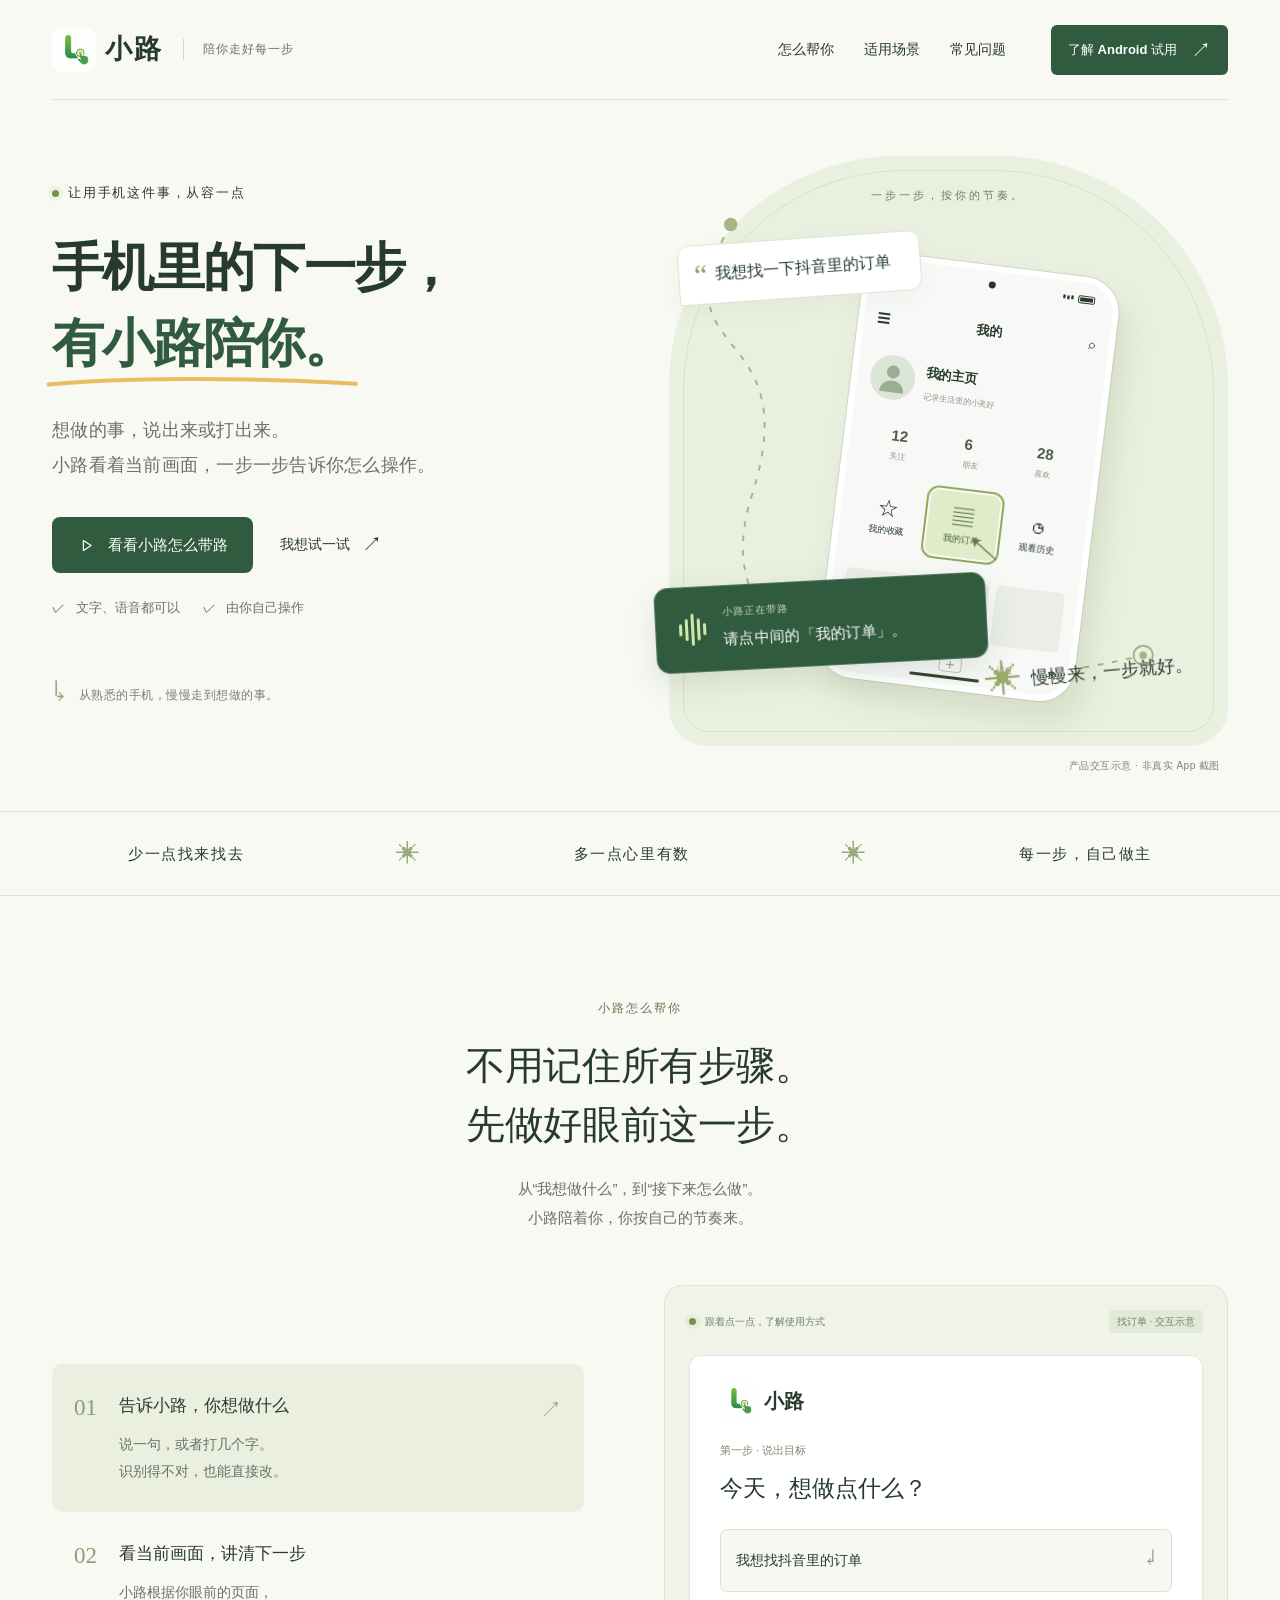
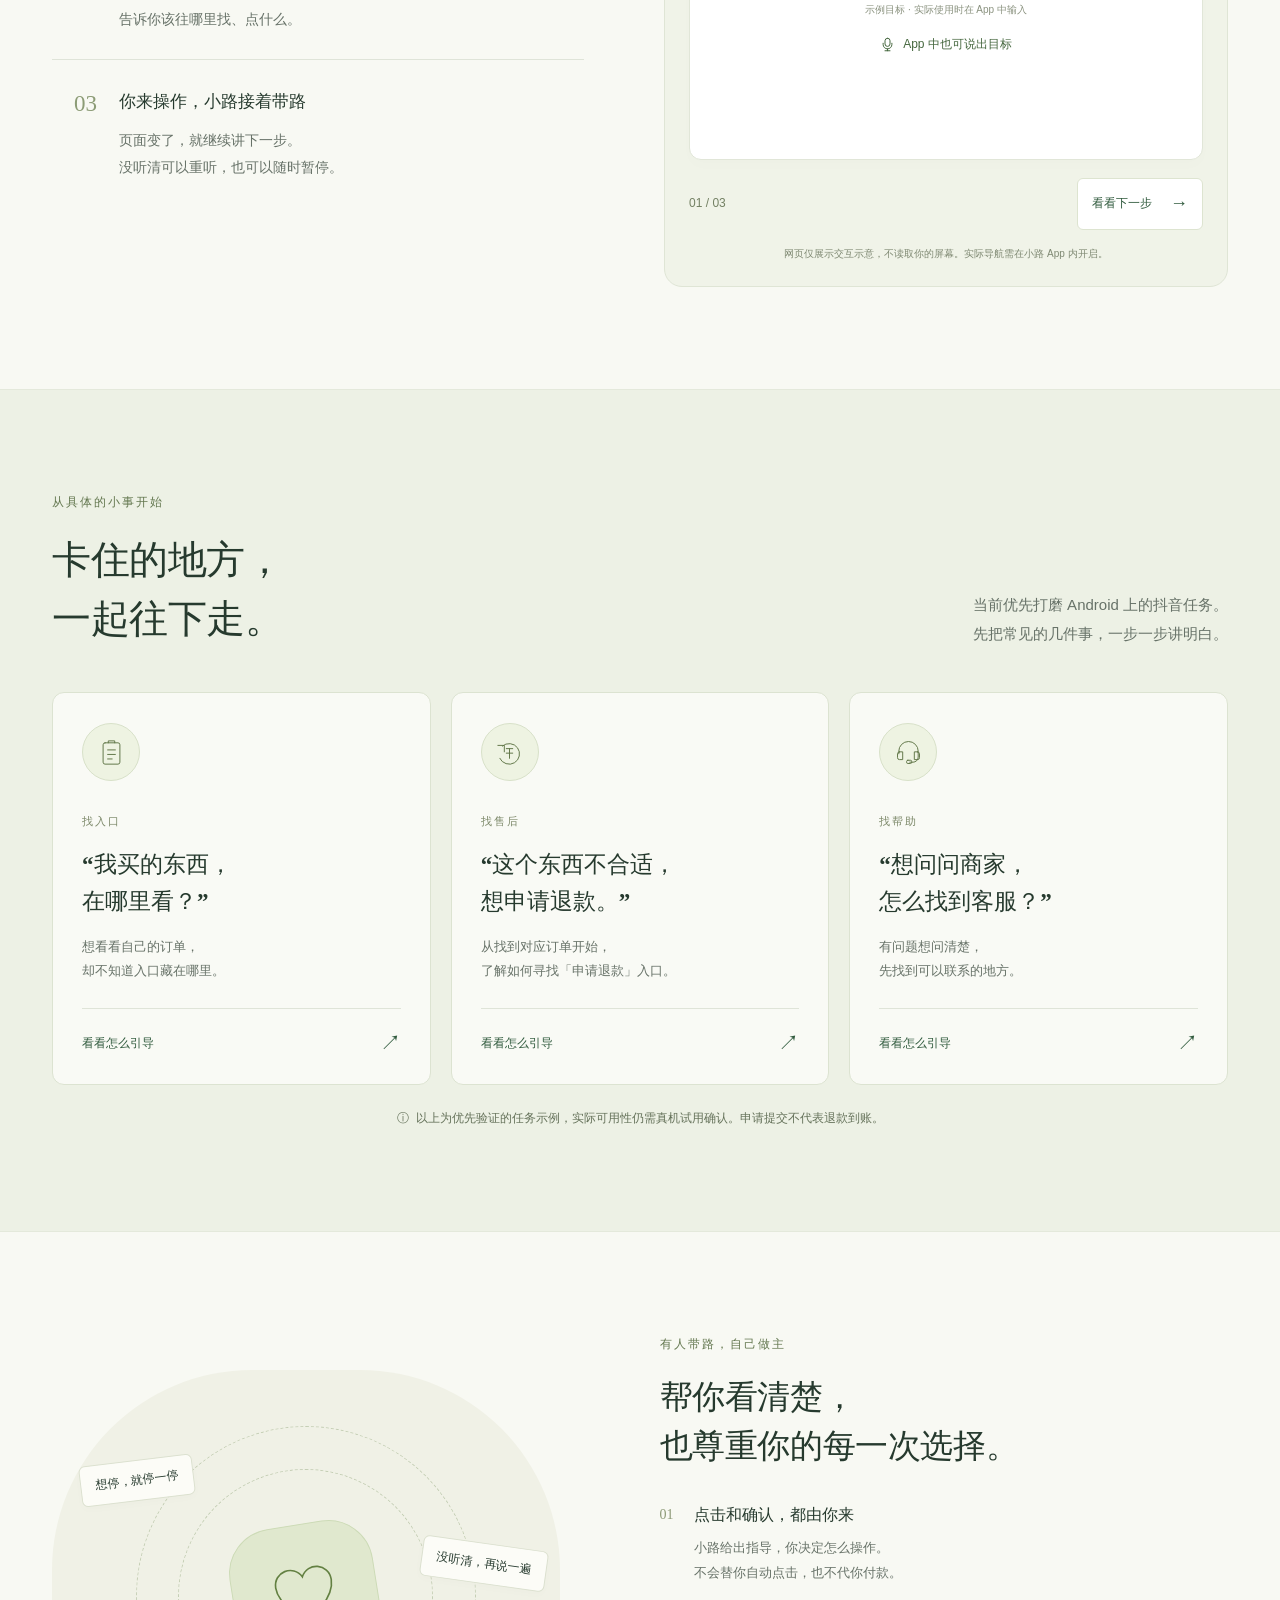
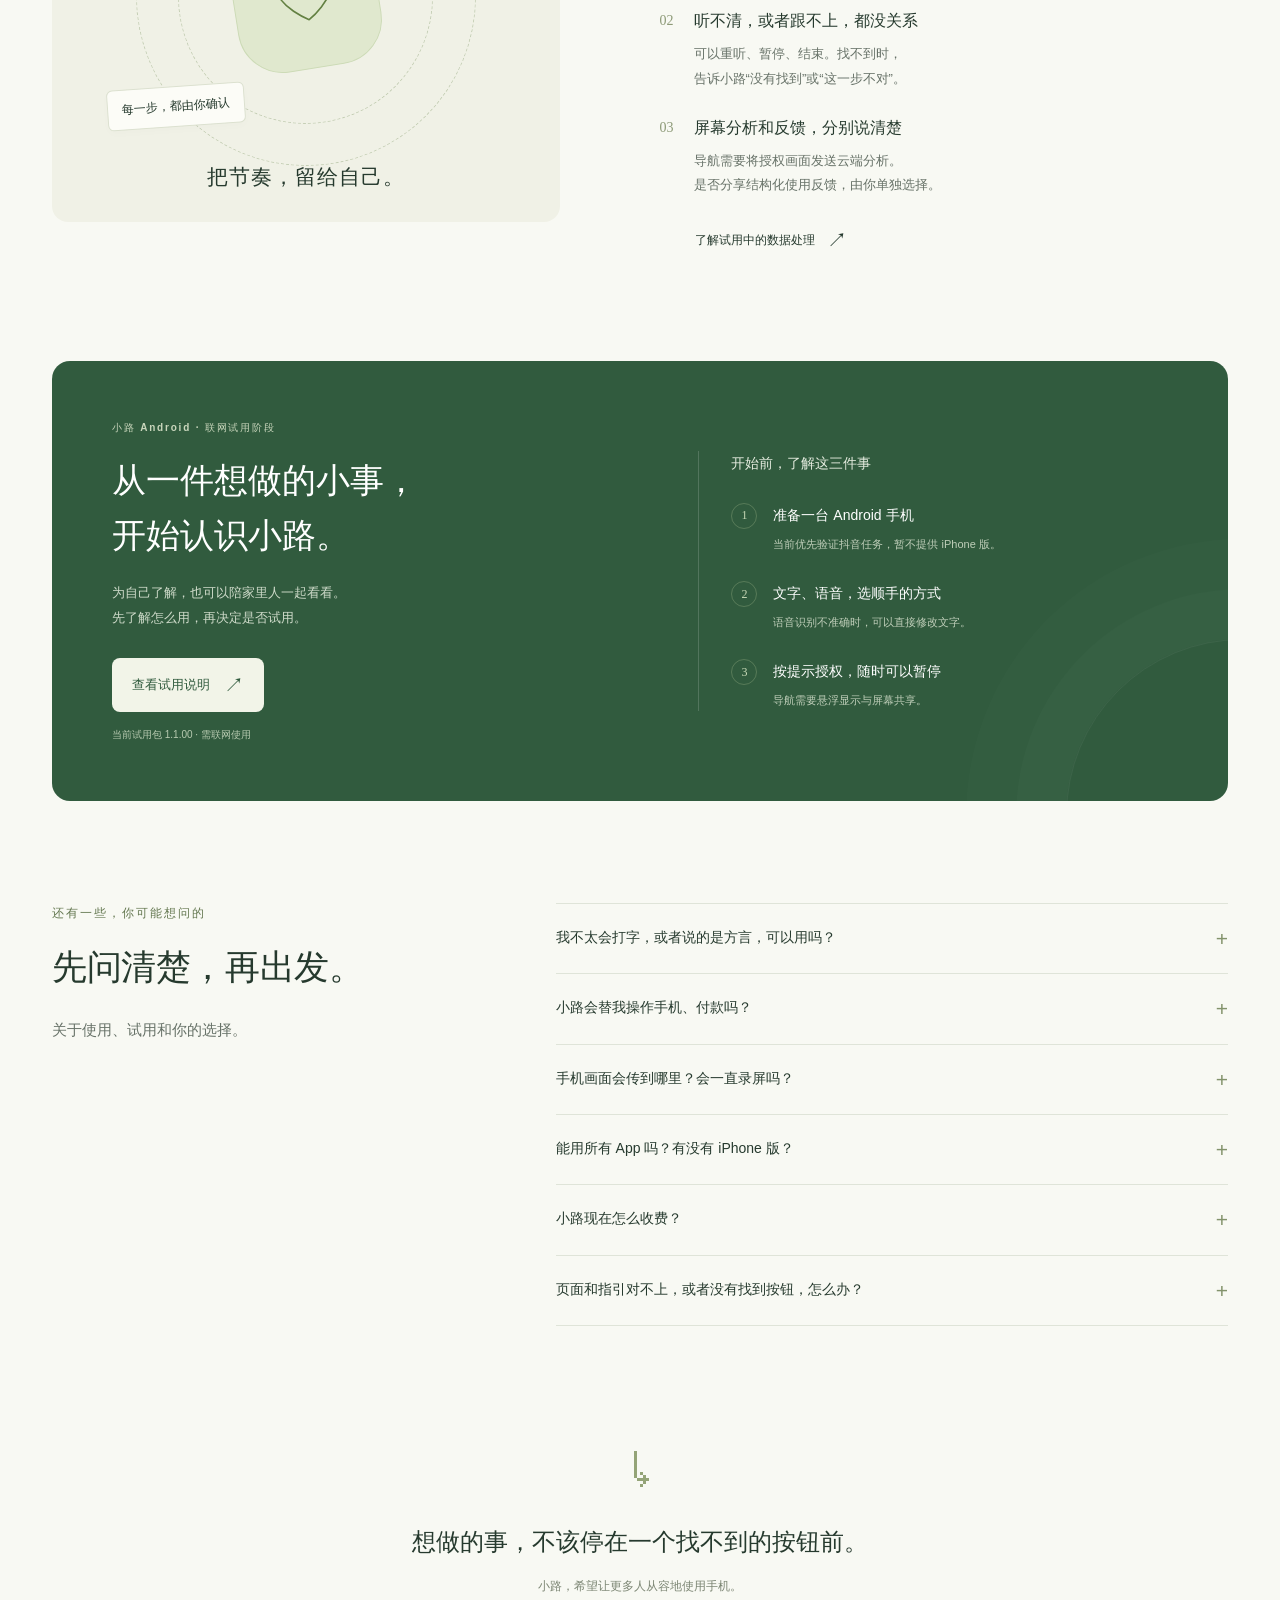
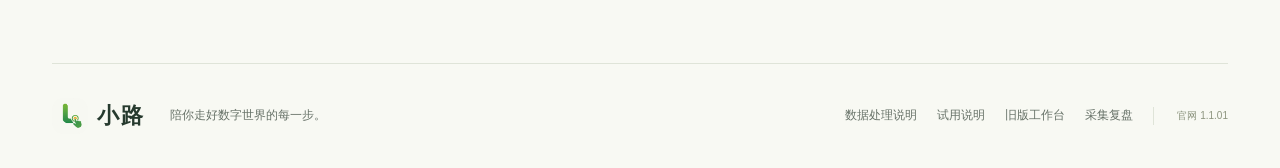
<file: digital-interaction-demo/index.html>
<!doctype html>
<html lang="zh-CN">
<head>
  <meta charset="utf-8">
  <meta name="viewport" content="width=device-width, initial-scale=1">
  <meta name="theme-color" content="#f8f9f3">
  <meta name="description" content="小路，根据手机当前画面，一步一步讲解怎么操作。文字或语音说出目标，每一步都由你自己完成。">
  <title>小路 · 手机里的下一步，有小路陪你</title>
  <link rel="canonical" href="https://loop-lulu.com/intermap/">
  <link rel="icon" href="assets/logo-web.png">
  <link rel="stylesheet" href="assets/website.css?v=1.1.01">
  <script src="assets/website.js?v=1.1.01" defer></script>
</head>
<body>
  <a class="skip-link" href="#main">跳到主要内容</a>
  <header class="site-header">
    <div class="container nav-wrap">
      <a href="#" class="brand" aria-label="小路首页"><img src="assets/logo-web.png" alt="" width="44" height="44"><span>小路<span class="brand-note">陪你走好每一步</span></span></a>
      <nav aria-label="主要导航">
        <a href="#experience">怎么帮你</a>
        <a href="#scenarios">适用场景</a>
        <a href="#questions">常见问题</a>
      </nav>
      <a class="button button-small" href="#try">了解 Android 试用 <span aria-hidden="true">↗</span></a>
    </div>
  </header>

  <main id="main">
    <section class="hero container" aria-labelledby="hero-title">
      <div class="hero-copy">
        <p class="eyebrow"><span class="status-dot"></span> 让用手机这件事，从容一点</p>
        <h1 id="hero-title">手机里的下一步，<br><span class="hero-emphasis">有小路陪你。<svg viewBox="0 0 470 20" aria-hidden="true"><path d="M4 13C108 3 288 1 464 12"/></svg></span></h1>
        <p class="hero-description">想做的事，说出来或打出来。<br>小路看着当前画面，一步一步告诉你怎么操作。</p>
        <div class="hero-actions">
          <a class="button" href="#experience"><svg class="icon" viewBox="0 0 24 24" aria-hidden="true"><path d="m9 5 11 7-11 7z"/></svg> 看看小路怎么带路</a>
          <a class="text-link" href="#try">我想试一试 <span aria-hidden="true">↗</span></a>
        </div>
        <div class="hero-promises"><span><i aria-hidden="true">✓</i> 文字、语音都可以</span><span><i aria-hidden="true">✓</i> 由你自己操作</span></div>
        <div class="hero-footnote"><span class="tiny-route" aria-hidden="true">↳</span> 从熟悉的手机，慢慢走到想做的事。</div>
      </div>
      <div class="hero-art" aria-label="小路指导用户寻找订单的界面示意">
        <div class="art-caption">一步一步，按你的节奏。</div>
        <svg class="route-art" viewBox="0 0 580 600" fill="none" aria-hidden="true"><path d="M64 65C-18 210 145 162 86 346S258 568 492 512" stroke="currentColor" stroke-width="2" stroke-dasharray="6 9"/><circle cx="64" cy="65" r="7" fill="currentColor"/><circle cx="492" cy="512" r="10" stroke="currentColor" stroke-width="2"/><circle cx="492" cy="512" r="4" fill="currentColor"/></svg>
        <div class="goal-bubble"><span class="quote-mark" aria-hidden="true">“</span>我想找一下抖音里的订单<span class="bubble-tail" aria-hidden="true"></span></div>
        <div class="hero-phone" aria-hidden="true">
          <div class="phone-top"><span>10:30</span><span>▮▮▮ <span class="battery"></span></span></div>
          <div class="phone-camera"></div>
          <div class="hero-app-top"><span>☰</span><span>我的</span><span>⌕</span></div>
          <div class="profile"><span class="avatar"><svg viewBox="0 0 40 40"><circle cx="20" cy="14" r="7"/><path d="M7 36c0-17 26-17 26 0"/></svg></span><div><b>我的主页</b><small>记录生活里的小美好</small></div></div>
          <div class="profile-stats"><span><b>12</b>关注</span><span><b>6</b>朋友</span><span><b>28</b>喜欢</span></div>
          <div class="hero-app-grid"><div><span>☆</span>我的收藏</div><div class="highlight-target"><span>▤</span>我的订单<div class="target-hand">↖</div></div><div><span>◷</span>观看历史</div></div>
          <div class="app-empty"><div></div><div></div><div></div></div>
          <div class="phone-bottom"><span>首页</span><span>朋友</span><span>＋</span><span>消息</span><b>我</b></div>
          <div class="phone-home-bar"></div>
        </div>
        <div class="guidance-bubble"><span class="voice-icon" aria-hidden="true"><i></i><i></i><i></i><i></i><i></i></span><div><span>小路正在带路</span><strong>请点中间的「我的订单」。</strong></div></div>
        <div class="pace-note"><span aria-hidden="true">✳</span> 慢慢来，一步就好。</div>
        <span class="illustration-note">产品交互示意 · 非真实 App 截图</span>
      </div>
    </section>

    <div class="principle-strip"><div class="container"><span>少一点找来找去</span><span class="strip-star" aria-hidden="true">✳</span><span>多一点心里有数</span><span class="strip-star" aria-hidden="true">✳</span><span>每一步，自己做主</span></div></div>

    <section class="section container experience" id="experience" aria-labelledby="experience-title">
      <div class="section-heading"><p class="eyebrow section-kicker">小路怎么帮你</p><h2 id="experience-title">不用记住所有步骤。<br>先做好眼前这一步。</h2><p>从“我想做什么”，到“接下来怎么做”。<br>小路陪着你，你按自己的节奏来。</p></div>
      <div class="experience-layout">
        <div class="step-list" aria-label="选择体验步骤">
          <button class="experience-step active" type="button" data-step="0" aria-pressed="true" aria-controls="demo-screen"><span class="step-number">01</span><span><strong>告诉小路，你想做什么</strong><span>说一句，或者打几个字。<br>识别得不对，也能直接改。</span></span><span class="step-arrow" aria-hidden="true">↗</span></button>
          <button class="experience-step" type="button" data-step="1" aria-pressed="false" aria-controls="demo-screen"><span class="step-number">02</span><span><strong>看当前画面，讲清下一步</strong><span>小路根据你眼前的页面，<br>告诉你该往哪里找、点什么。</span></span><span class="step-arrow" aria-hidden="true">↗</span></button>
          <button class="experience-step" type="button" data-step="2" aria-pressed="false" aria-controls="demo-screen"><span class="step-number">03</span><span><strong>你来操作，小路接着带路</strong><span>页面变了，就继续讲下一步。<br>没听清可以重听，也可以随时暂停。</span></span><span class="step-arrow" aria-hidden="true">↗</span></button>
        </div>
        <div class="demo-stage">
          <div class="demo-stage-top"><span><span class="status-dot"></span> 跟着点一点，了解使用方式</span><span id="demo-scene">找订单 · 交互示意</span></div>
          <div class="demo-screen" id="demo-screen" aria-live="polite" aria-atomic="true">
            <div class="demo-app-brand"><img src="assets/logo-web.png" alt="" width="38" height="38"><b>小路</b></div>
            <p class="demo-small" id="demo-overline">第一步 · 说出目标</p>
            <h3 id="demo-title">今天，想做点什么？</h3>
            <div class="demo-content" id="demo-content"><div class="example-input"><span>我想找抖音里的订单</span><span aria-hidden="true">↵</span></div><p class="input-caption">示例目标 · 实际使用时在 App 中输入</p><div class="voice-input-example"><svg class="icon" viewBox="0 0 24 24" aria-hidden="true"><rect x="8" y="2" width="8" height="13" rx="4"/><path d="M5 10v2a7 7 0 0 0 14 0v-2M12 19v3M8 22h8"/></svg> App 中也可说出目标</div></div>
          </div>
          <div class="demo-stage-bottom"><span id="demo-counter">01 / 03</span><button type="button" id="next-step">看看下一步 <span aria-hidden="true">→</span></button></div>
          <p class="demo-disclaimer">网页仅展示交互示意，不读取你的屏幕。实际导航需在小路 App 内开启。</p>
        </div>
      </div>
    </section>

    <section class="scenarios-section" id="scenarios" aria-labelledby="scenarios-title"><div class="container section">
      <div class="section-heading heading-row"><div><p class="eyebrow section-kicker">从具体的小事开始</p><h2 id="scenarios-title">卡住的地方，<br>一起往下走。</h2></div><p>当前优先打磨 Android 上的抖音任务。<br>先把常见的几件事，一步一步讲明白。</p></div>
      <div class="scenario-grid">
        <article class="scenario-card"><div class="scenario-icon" aria-hidden="true"><svg viewBox="0 0 48 48"><rect x="11" y="9" width="26" height="33" rx="3"/><path d="M19 9V6h10v3M18 20h12M18 27h12M18 34h7"/></svg></div><span class="scenario-label">找入口</span><h3>“我买的东西，<br>在哪里看？”</h3><p>想看看自己的订单，<br>却不知道入口藏在哪里。</p><a href="#demo-screen" data-scenario="orders">看看怎么引导 <span aria-hidden="true">↗</span></a></article>
        <article class="scenario-card"><div class="scenario-icon" aria-hidden="true"><svg viewBox="0 0 48 48"><path d="M13 14a16 16 0 1 1-4 19M6 13h10v10M19 18h10M24 18v15M19 25h10"/></svg></div><span class="scenario-label">找售后</span><h3>“这个东西不合适，<br>想申请退款。”</h3><p>从找到对应订单开始，<br>了解如何寻找「申请退款」入口。</p><a href="#demo-screen" data-scenario="refund">看看怎么引导 <span aria-hidden="true">↗</span></a></article>
        <article class="scenario-card"><div class="scenario-icon" aria-hidden="true"><svg viewBox="0 0 48 48"><path d="M9 26v-4a15 15 0 0 1 30 0v9a8 8 0 0 1-8 8h-5M10 23h5v12h-5a3 3 0 0 1-3-3v-6a3 3 0 0 1 3-3ZM38 23h-5v12h5a3 3 0 0 0 3-3v-6a3 3 0 0 0-3-3Z"/><rect x="21" y="36" width="8" height="5" rx="2"/></svg></div><span class="scenario-label">找帮助</span><h3>“想问问商家，<br>怎么找到客服？”</h3><p>有问题想问清楚，<br>先找到可以联系的地方。</p><a href="#demo-screen" data-scenario="service">看看怎么引导 <span aria-hidden="true">↗</span></a></article>
      </div>
      <p class="scope-note"><span aria-hidden="true">ⓘ</span> 以上为优先验证的任务示例，实际可用性仍需真机试用确认。申请提交不代表退款到账。</p>
    </div></section>

    <section class="section container control-section" aria-labelledby="control-title">
      <div class="control-art" aria-hidden="true"><div class="control-orbit orbit-one"></div><div class="control-orbit orbit-two"></div><div class="control-heart"><svg viewBox="0 0 64 64"><path d="M32 52S8 38 8 21c0-14 18-18 24-6 6-12 24-8 24 6 0 17-24 31-24 31Z"/></svg></div><span class="control-note note-one">想停，就停一停</span><span class="control-note note-two">没听清，再说一遍</span><span class="control-note note-three">每一步，都由你确认</span><div class="control-caption">把节奏，留给自己。</div></div>
      <div class="control-copy"><p class="eyebrow section-kicker">有人带路，自己做主</p><h2 id="control-title">帮你看清楚，<br>也尊重你的每一次选择。</h2><div class="control-item"><span aria-hidden="true">01</span><div><h3>点击和确认，都由你来</h3><p>小路给出指导，你决定怎么操作。<br>不会替你自动点击，也不代你付款。</p></div></div><div class="control-item"><span aria-hidden="true">02</span><div><h3>听不清，或者跟不上，都没关系</h3><p>可以重听、暂停、结束。找不到时，<br>告诉小路“没有找到”或“这一步不对”。</p></div></div><div class="control-item"><span aria-hidden="true">03</span><div><h3>屏幕分析和反馈，分别说清楚</h3><p>导航需要将授权画面发送云端分析。<br>是否分享结构化使用反馈，由你单独选择。</p></div></div><button class="text-link privacy-link" type="button" data-open-privacy>了解试用中的数据处理 <span aria-hidden="true">↗</span></button></div>
    </section>

    <section class="try-section container" id="try" aria-labelledby="try-title">
      <div class="try-copy"><p class="eyebrow">小路 Android · 联网试用阶段</p><h2 id="try-title">从一件想做的小事，<br>开始认识小路。</h2><p>为自己了解，也可以陪家里人一起看看。<br>先了解怎么用，再决定是否试用。</p><button type="button" class="button button-light" data-open-trial>查看试用说明 <span aria-hidden="true">↗</span></button><span class="try-version">当前试用包 1.1.00 · 需联网使用</span></div>
      <div class="start-checklist"><h3>开始前，了解这三件事</h3><ol><li><span>1</span><div><strong>准备一台 Android 手机</strong><p>当前优先验证抖音任务，暂不提供 iPhone 版。</p></div></li><li><span>2</span><div><strong>文字、语音，选顺手的方式</strong><p>语音识别不准确时，可以直接修改文字。</p></div></li><li><span>3</span><div><strong>按提示授权，随时可以暂停</strong><p>导航需要悬浮显示与屏幕共享。</p></div></li></ol></div>
    </section>

    <section class="section container faq-section" id="questions" aria-labelledby="faq-title"><div class="section-heading"><p class="eyebrow section-kicker">还有一些，你可能想问的</p><h2 id="faq-title">先问清楚，再出发。</h2><p>关于使用、试用和你的选择。</p></div><div class="faq-list">
      <details><summary>我不太会打字，或者说的是方言，可以用吗？<span aria-hidden="true">+</span></summary><p>可以通过语音输入目标，再检查识别出来的文字；也能直接打字。语音识别依赖手机的系统服务，对不同方言的效果会有差异，识别不对时可以修改文字。小路会保留当前步骤的文字说明，并提供语音指导。</p></details>
      <details><summary>小路会替我操作手机、付款吗？<span aria-hidden="true">+</span></summary><p>每一步都由你自行操作。小路没有自动点击功能，当前试用版不提供付款、转账或密码、验证码输入指导。涉及提交申请时，也需要你自己判断和确认。</p></details>
      <details><summary>手机画面会传到哪里？会一直录屏吗？<span aria-hidden="true">+</span></summary><p>开启导航并授权屏幕共享后，当前画面需要临时发送云端模型分析。暂停、结束任务或停止系统共享后，停止采集。当前反馈文件不保存截图、录像、原始目标或任意屏幕文字；模型服务商的数据处理仍需在正式隐私说明中明确。<button type="button" class="inline-link" data-open-privacy>查看详细说明</button></p></details>
      <details><summary>能用所有 App 吗？有没有 iPhone 版？<span aria-hidden="true">+</span></summary><p>当前为 Android 联网试用版，优先验证抖音常见任务。其他 App 和 iPhone 暂未列为本版已支持范围。页面里的任务示意不代表所有机型、账号和业务状态都已经验证。</p></details>
      <details><summary>小路现在怎么收费？<span aria-hidden="true">+</span></summary><p>小路的正式收费方式与价格尚未确定。正式开放试用或付费服务时，会先把适用范围、费用和服务条件说明清楚，再由你决定。</p></details>
      <details><summary>页面和指引对不上，或者没有找到按钮，怎么办？<span aria-hidden="true">+</span></summary><p>通过小路的悬浮入口反馈“没有找到”或“这一步不对”，也可以暂停或结束任务。不同 App 版本、账号和订单状态可能让页面发生变化，画面不一致时，请先停下来确认。</p></details>
    </div></section>

    <section class="about-section container"><div class="about-mark" aria-hidden="true">↳</div><p>想做的事，不该停在一个找不到的按钮前。</p><span>小路，希望让更多人从容地使用手机。</span></section>
  </main>

  <footer class="site-footer container"><a class="brand footer-brand" href="#"><img src="assets/logo-web.png" alt="" width="36" height="36"><span>小路</span></a><p>陪你走好数字世界的每一步。</p><div><button type="button" data-open-privacy>数据处理说明</button><a href="#try">试用说明</a><a href="workbench.html">旧版工作台</a><a href="training-review.html">采集复盘</a><span>官网 1.1.01</span></div></footer>

  <dialog id="trial-dialog" aria-labelledby="trial-dialog-title"><button type="button" class="dialog-close" aria-label="关闭试用说明">×</button><p class="eyebrow section-kicker">ANDROID 1.1.00</p><h2 id="trial-dialog-title">先认识这版小路。</h2><p class="dialog-intro">当前是联网试用阶段，优先验证抖音的常见任务。</p><ul class="dialog-list"><li>通过文字或系统语音输入目标，自己检查并确认。</li><li>允许悬浮显示与屏幕共享后，小路根据画面逐步指导。</li><li>每次点击、输入和提交都由你自己完成。</li><li>可以重听、暂停、反馈问题或结束导航。</li></ul><div class="dialog-note"><strong>关于当前试用状态</strong><p>安装包用于内部侧载试用，仍待完成实际手机体验验收；语音识别、播报与权限行为可能因机型而异。</p></div><p class="dialog-bottom-note">当前安装包用于内部试用，暂不提供公开下载。试用范围与安装入口将随实际测试进度更新。</p><button type="button" class="button dialog-done">我了解了</button></dialog>
  <dialog id="privacy-dialog" aria-labelledby="privacy-dialog-title"><button type="button" class="dialog-close" aria-label="关闭数据处理说明">×</button><p class="eyebrow section-kicker">关于你的选择</p><h2 id="privacy-dialog-title">使用画面，怎样处理？</h2><div class="privacy-sections"><section><h3>导航所需的云端分析</h3><p>授权共享的当前画面会临时发送云端模型，用于理解页面、给出下一步指导。暂停、结束或停止共享后停止采集。当前版本需要联网。</p></section><section><h3>使用反馈，单独选择</h3><p>你可以另行选择是否分享结构化反馈。不选择分享，后端不会写入本版反馈文件；选择分享后，保存页面类别、设备环境、纠错与自报结果等记录。</p></section><section><h3>反馈文件不保存什么</h3><p>不保存截图、录像、原始目标文字和任意屏幕原文。反馈中的公共控件名称仅来自固定白名单。</p></section><section><h3>需要进一步明确的事项</h3><p>模型服务商的处理与保留政策、数据保留期限、联系与权利行使方式，还需正式隐私评估与说明。本页是当前试用阶段的数据说明，不替代正式隐私政策。</p></section></div><button type="button" class="button dialog-done">我了解了</button></dialog>
</body>
</html>
</file>
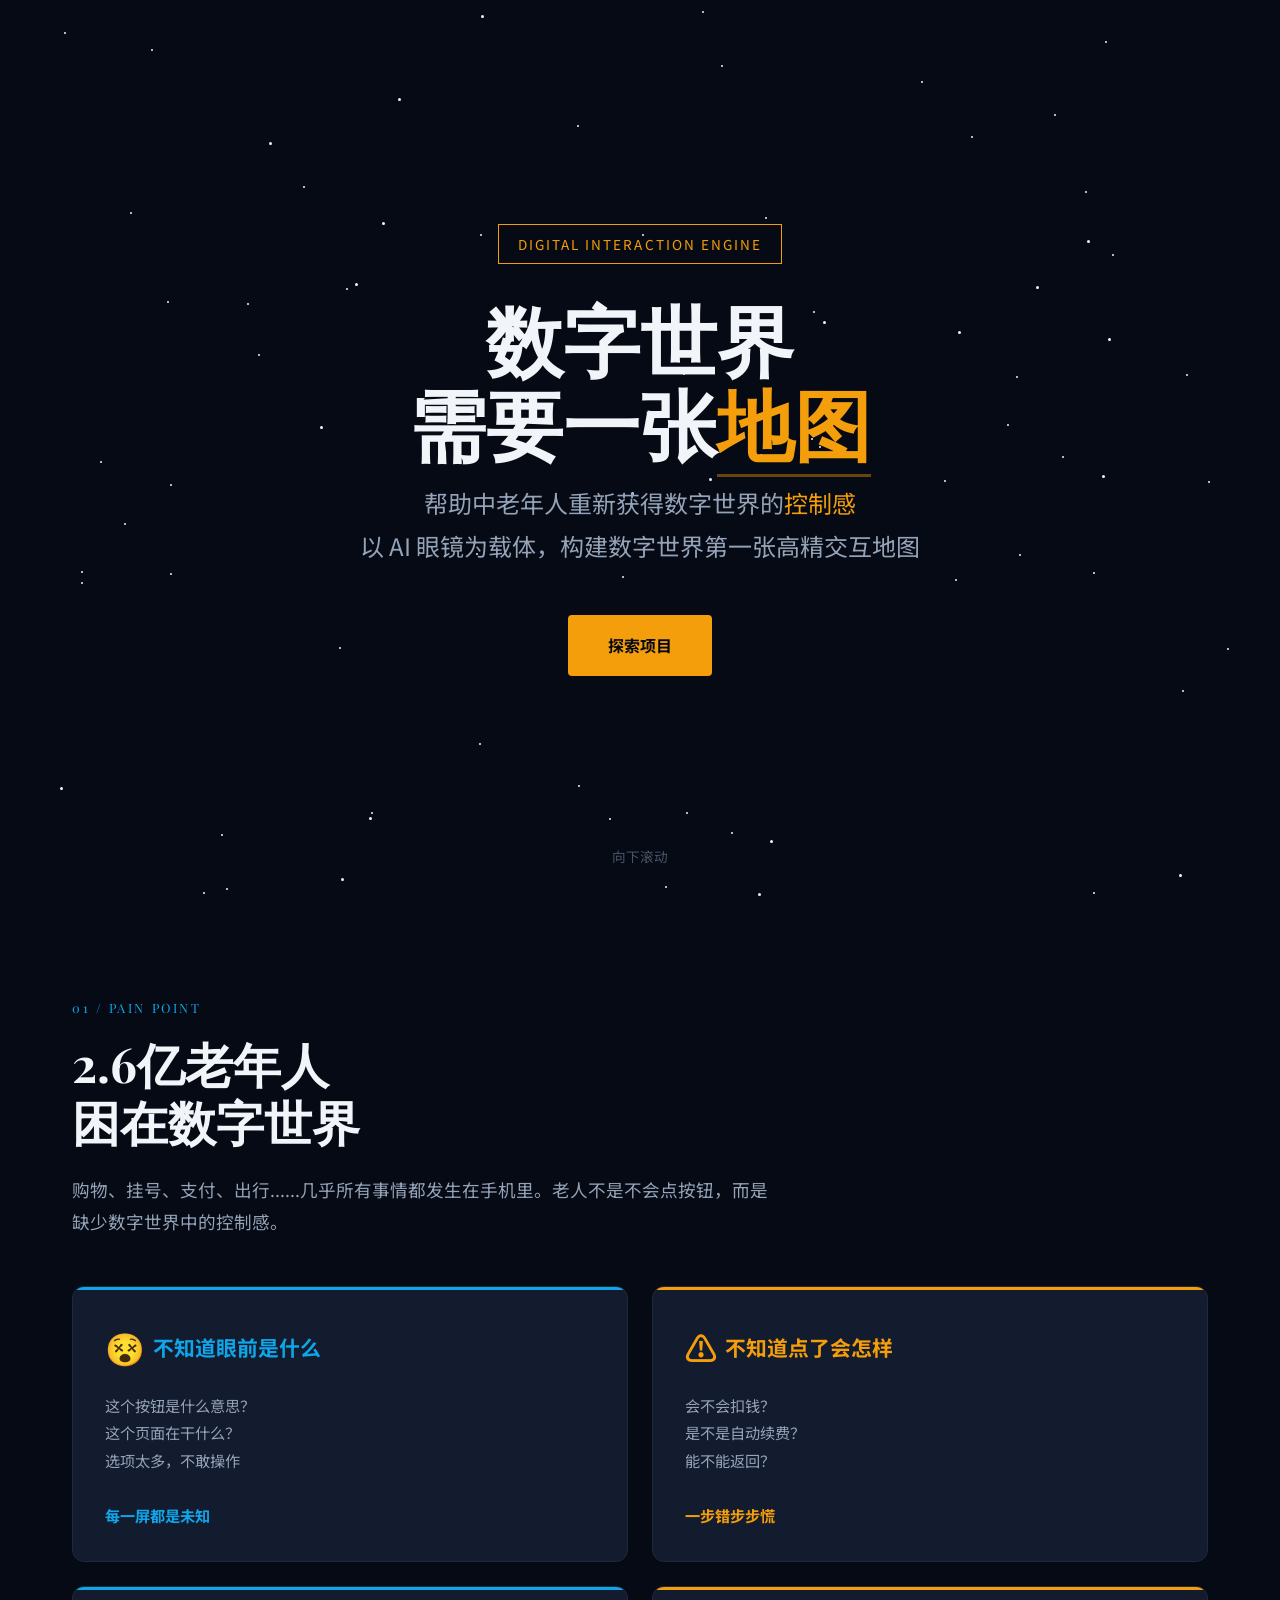
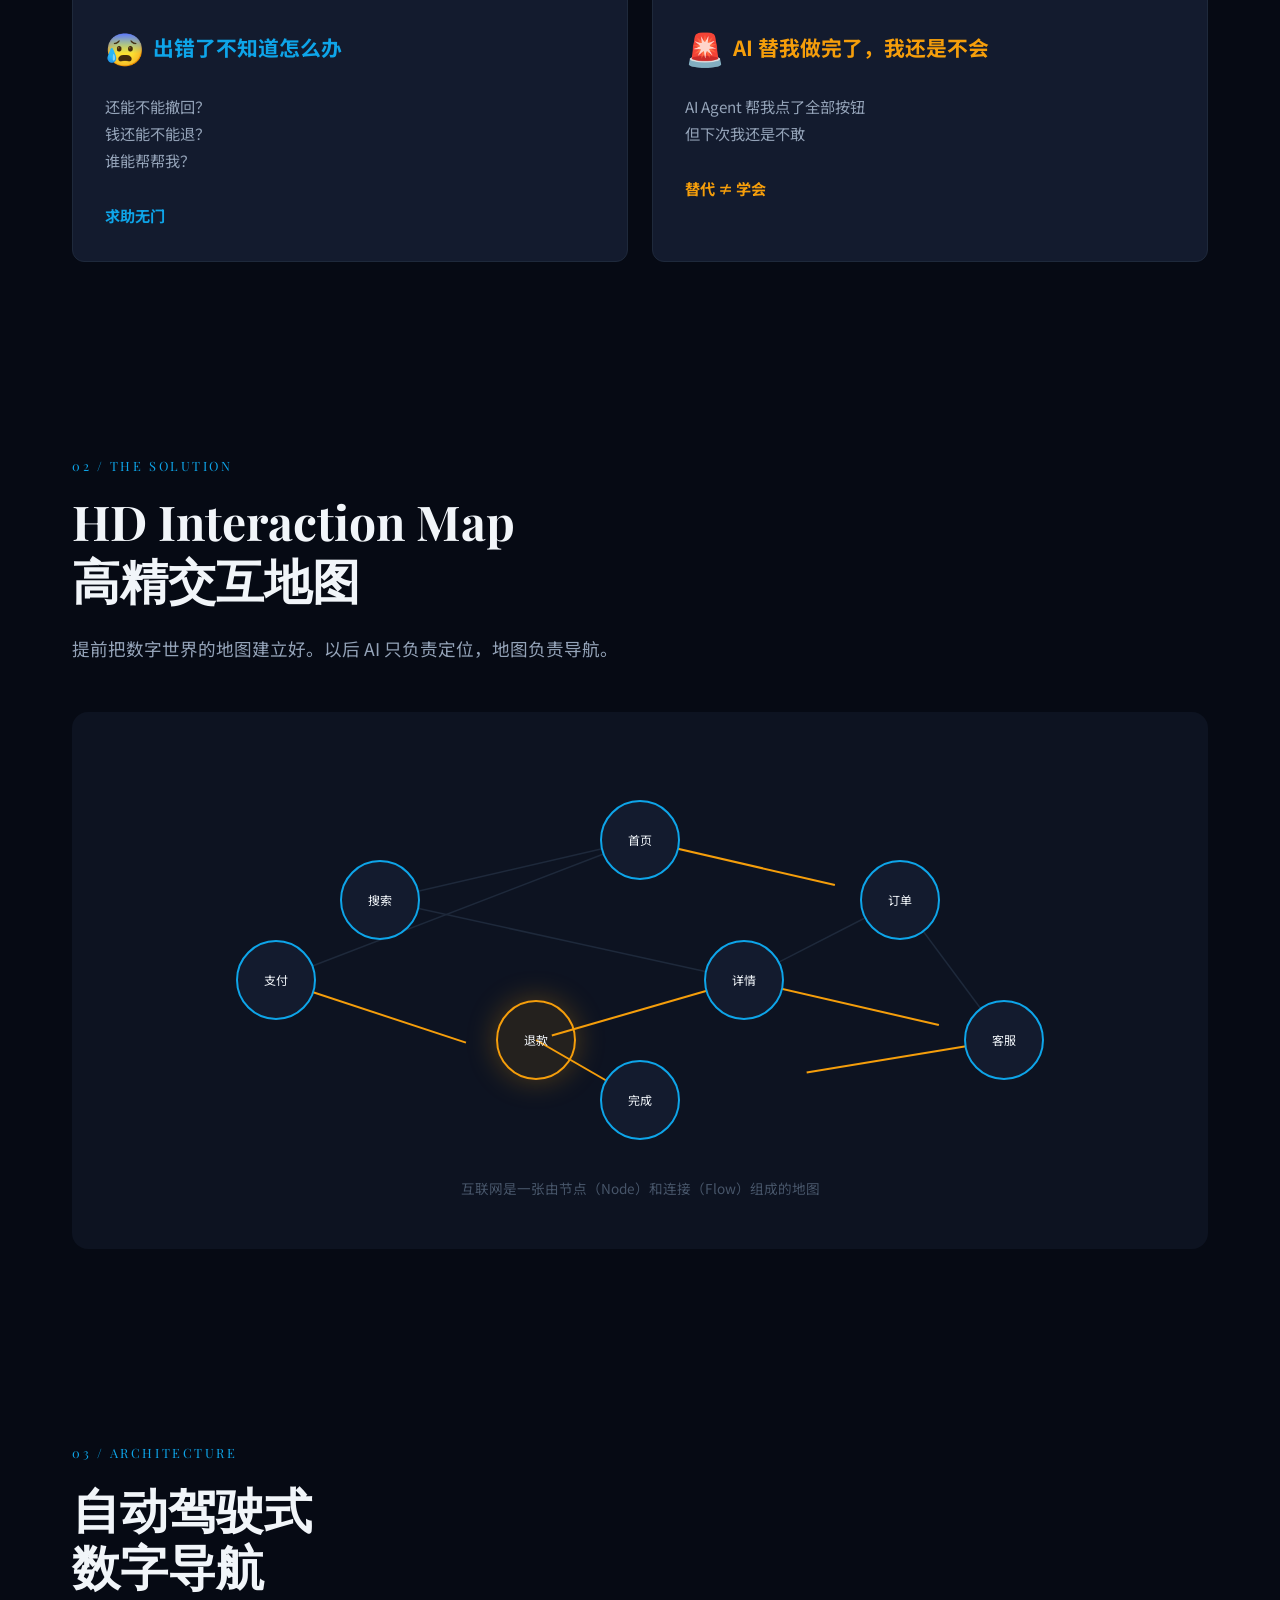
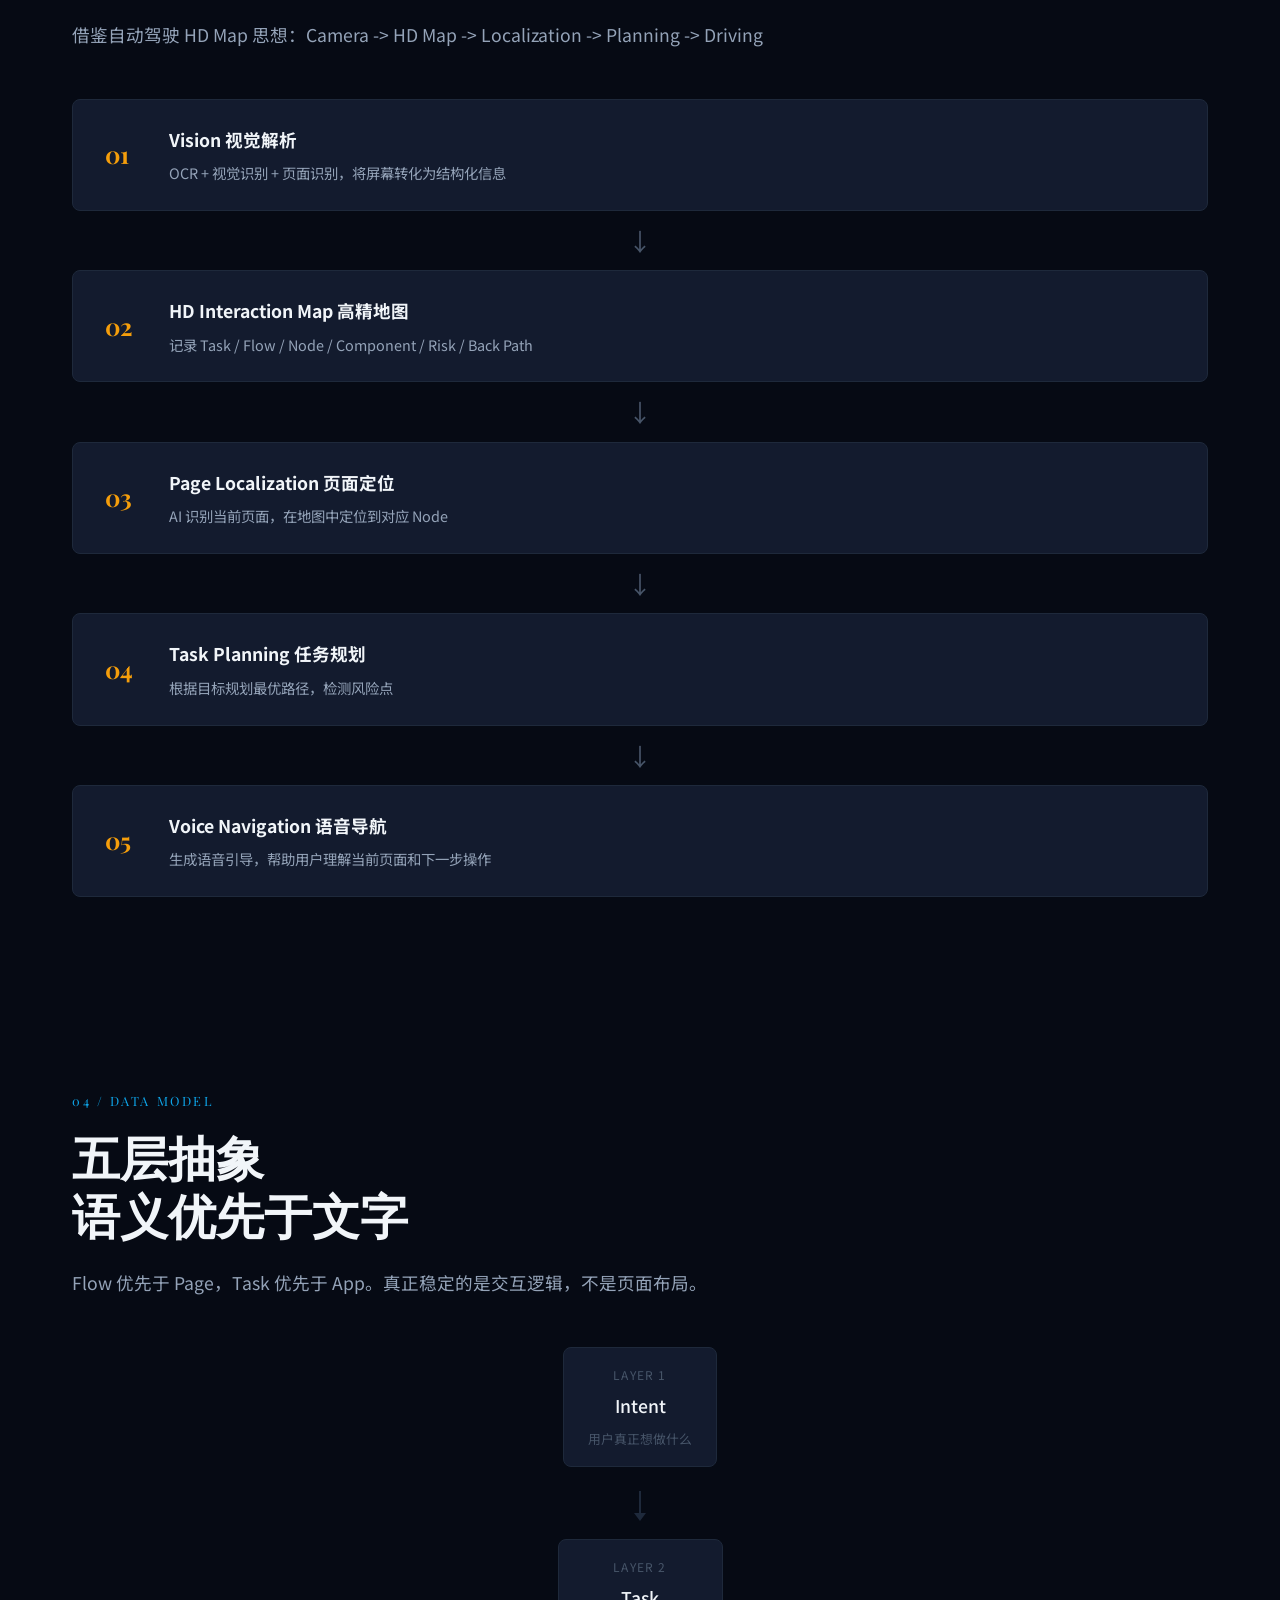
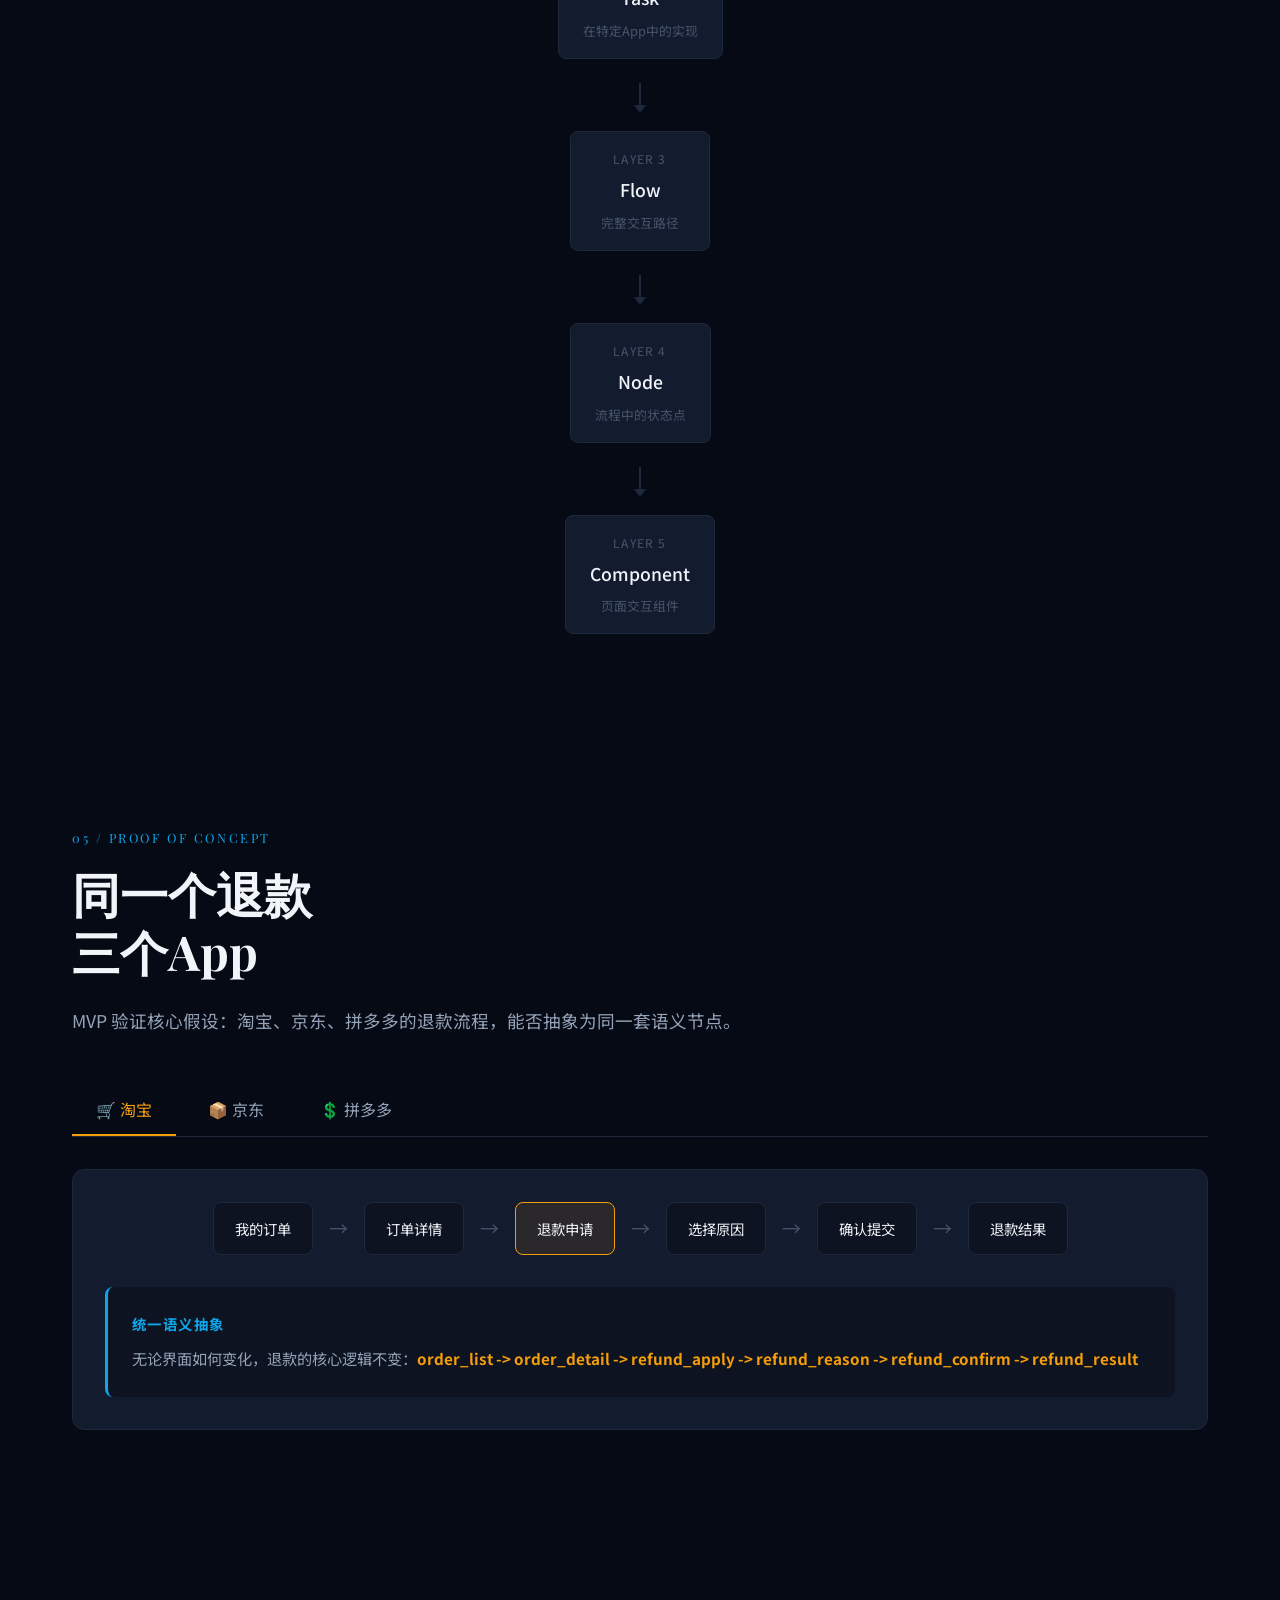
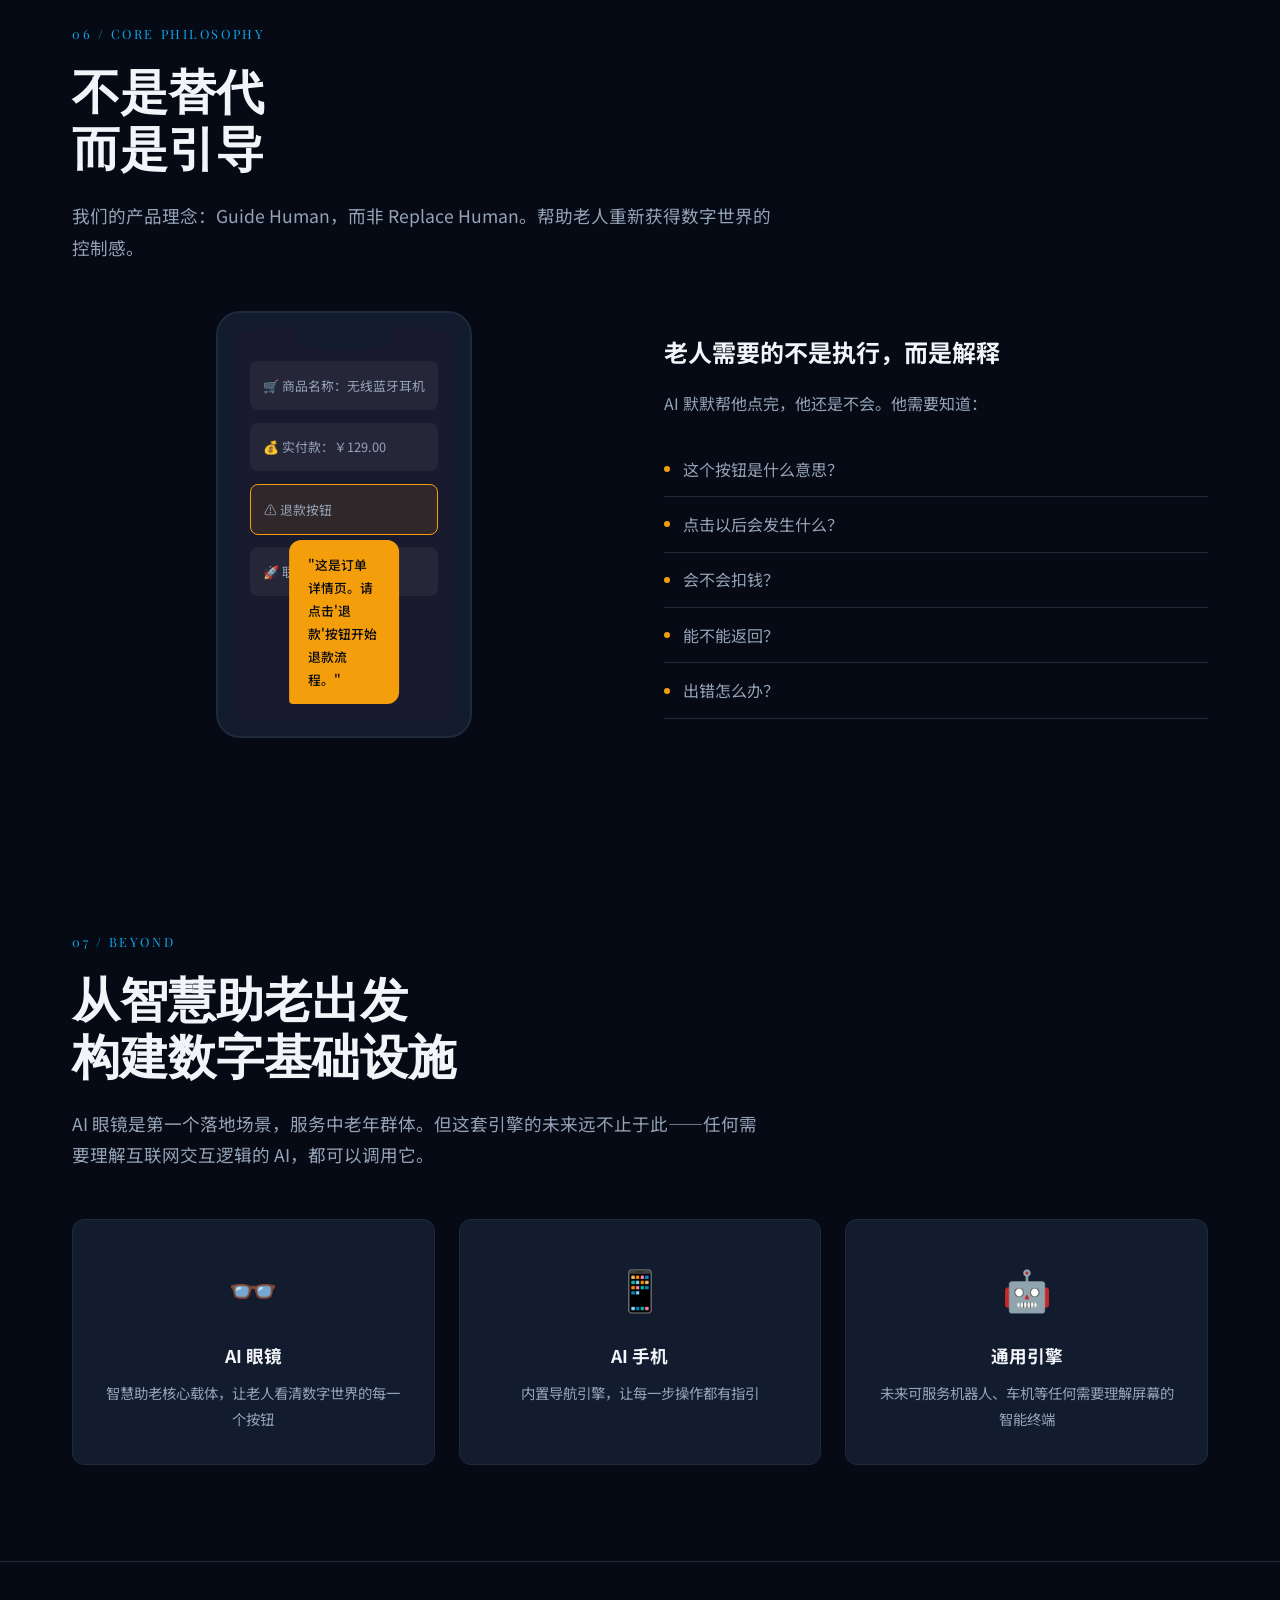
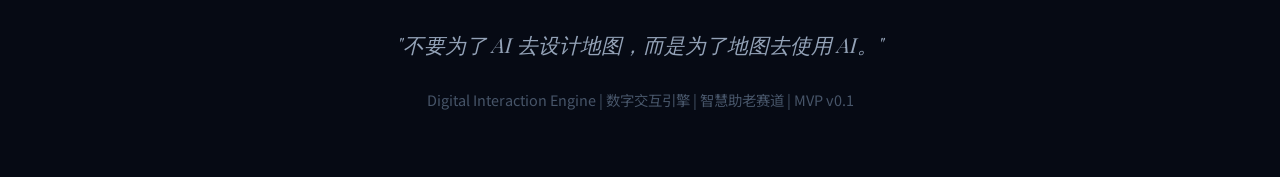
<file: digital-interaction-engine/demo/index.html>
<!DOCTYPE html>
<html lang="zh-CN">
<head>
  <meta charset="UTF-8">
  <meta name="viewport" content="width=device-width, initial-scale=1.0">
  <title>Digital Interaction Engine | 数字交互引擎</title>
  <link rel="preconnect" href="https://fonts.googleapis.com">
  <link rel="preconnect" href="https://fonts.gstatic.com" crossorigin>
  <link href="https://fonts.googleapis.com/css2?family=Noto+Sans+SC:wght@300;400;500;700&family=Playfair+Display:wght@400;700&display=swap" rel="stylesheet">
  <style>
    :root {
      --bg-deep: #060a14;
      --bg-panel: #0d1321;
      --bg-card: #131b2e;
      --accent-warm: #f59e0b;
      --accent-warm-light: #fbbf24;
      --accent-cool: #0ea5e9;
      --accent-cool-dim: #0284c7;
      --text-primary: #f1f5f9;
      --text-secondary: #94a3b8;
      --text-muted: #475569;
      --border: #1e293b;
      --glow-warm: rgba(245, 158, 11, 0.3);
      --glow-cool: rgba(14, 165, 233, 0.3);
      --font-cn: 'Noto Sans SC', 'WenQuanYi Micro Hei', sans-serif;
      --font-en: 'Playfair Display', Georgia, serif;
    }

    * { margin: 0; padding: 0; box-sizing: border-box; }

    html { scroll-behavior: smooth; }

    body {
      font-family: var(--font-cn);
      background: var(--bg-deep);
      color: var(--text-primary);
      line-height: 1.8;
      overflow-x: hidden;
    }

    /* Scrollbar */
    ::-webkit-scrollbar { width: 6px; }
    ::-webkit-scrollbar-track { background: var(--bg-deep); }
    ::-webkit-scrollbar-thumb { background: var(--border); border-radius: 3px; }
    ::-webkit-scrollbar-thumb:hover { background: var(--text-muted); }

    /* ===== ANIMATIONS ===== */
    @keyframes fadeInUp {
      from { opacity: 0; transform: translateY(40px); }
      to { opacity: 1; transform: translateY(0); }
    }
    @keyframes fadeIn {
      from { opacity: 0; }
      to { opacity: 1; }
    }
    @keyframes pulse {
      0%, 100% { opacity: 1; transform: scale(1); }
      50% { opacity: 0.6; transform: scale(1.1); }
    }
    @keyframes float {
      0%, 100% { transform: translateY(0); }
      50% { transform: translateY(-10px); }
    }
    @keyframes drawLine {
      from { stroke-dashoffset: 1000; }
      to { stroke-dashoffset: 0; }
    }
    @keyframes nodeAppear {
      from { opacity: 0; transform: scale(0); }
      to { opacity: 1; transform: scale(1); }
    }
    @keyframes flowLine {
      0% { stroke-dashoffset: 200; }
      100% { stroke-dashoffset: 0; }
    }
    @keyframes shimmer {
      0% { background-position: -200% 0; }
      100% { background-position: 200% 0; }
    }
    @keyframes breathe {
      0%, 100% { opacity: 0.4; }
      50% { opacity: 1; }
    }

    .animate-on-scroll {
      opacity: 0;
      transform: translateY(40px);
      transition: opacity 0.8s ease, transform 0.8s ease;
    }
    .animate-on-scroll.visible {
      opacity: 1;
      transform: translateY(0);
    }

    /* ===== HERO ===== */
    .hero {
      min-height: 100vh;
      display: flex;
      flex-direction: column;
      justify-content: center;
      align-items: center;
      position: relative;
      overflow: hidden;
      padding: 2rem;
    }

    .stars {
      position: absolute;
      top: 0; left: 0; width: 100%; height: 100%;
      pointer-events: none;
    }
    .star {
      position: absolute;
      width: 2px; height: 2px;
      background: var(--text-primary);
      border-radius: 50%;
      animation: breathe 3s ease-in-out infinite;
    }

    .hero-content {
      text-align: center;
      z-index: 2;
      max-width: 900px;
    }

    .hero-tag {
      display: inline-block;
      padding: 0.4rem 1.2rem;
      border: 1px solid var(--accent-warm);
      color: var(--accent-warm);
      font-size: 0.85rem;
      letter-spacing: 0.15em;
      text-transform: uppercase;
      margin-bottom: 2rem;
      animation: fadeInUp 1s ease 0.2s both;
    }

    .hero h1 {
      font-family: var(--font-en);
      font-size: clamp(2.5rem, 6vw, 5rem);
      font-weight: 700;
      line-height: 1.1;
      margin-bottom: 1rem;
      animation: fadeInUp 1s ease 0.4s both;
    }
    .hero h1 .highlight {
      color: var(--accent-warm);
      position: relative;
    }
    .hero h1 .highlight::after {
      content: '';
      position: absolute;
      bottom: -4px; left: 0;
      width: 100%; height: 3px;
      background: var(--accent-warm);
      opacity: 0.4;
    }

    .hero-subtitle {
      font-size: clamp(1.1rem, 2.5vw, 1.5rem);
      color: var(--text-secondary);
      margin-bottom: 3rem;
      animation: fadeInUp 1s ease 0.6s both;
    }

    .hero-cta {
      display: inline-flex;
      align-items: center;
      gap: 0.5rem;
      padding: 1rem 2.5rem;
      background: var(--accent-warm);
      color: var(--bg-deep);
      text-decoration: none;
      font-weight: 700;
      font-size: 1rem;
      border-radius: 4px;
      transition: all 0.3s ease;
      animation: fadeInUp 1s ease 0.8s both;
    }
    .hero-cta:hover {
      background: var(--accent-warm-light);
      transform: translateY(-2px);
      box-shadow: 0 8px 30px var(--glow-warm);
    }

    .scroll-hint {
      position: absolute;
      bottom: 2rem;
      left: 50%;
      transform: translateX(-50%);
      color: var(--text-muted);
      font-size: 0.85rem;
      animation: float 2s ease-in-out infinite;
    }

    /* ===== SECTIONS ===== */
    section {
      padding: 6rem 2rem;
      max-width: 1200px;
      margin: 0 auto;
    }

    .section-label {
      font-family: var(--font-en);
      font-size: 0.8rem;
      letter-spacing: 0.2em;
      text-transform: uppercase;
      color: var(--accent-cool);
      margin-bottom: 1rem;
    }

    .section-title {
      font-family: var(--font-en);
      font-size: clamp(1.8rem, 4vw, 3rem);
      font-weight: 700;
      margin-bottom: 1.5rem;
      line-height: 1.2;
    }

    .section-desc {
      font-size: 1.1rem;
      color: var(--text-secondary);
      max-width: 700px;
      margin-bottom: 3rem;
    }

    /* ===== PROBLEM ===== */
    .problem-grid {
      display: grid;
      grid-template-columns: 1fr 1fr;
      gap: 1.5rem;
      margin-top: 3rem;
    }
    @media (max-width: 768px) {
      .problem-grid { grid-template-columns: 1fr; }
    }

    .problem-card {
      background: var(--bg-card);
      border: 1px solid var(--border);
      border-radius: 12px;
      padding: 2rem;
      position: relative;
      overflow: hidden;
    }
    .problem-card::before {
      content: '';
      position: absolute;
      top: 0; left: 0;
      width: 100%; height: 3px;
    }
    .problem-card.real::before { background: var(--accent-cool); }
    .problem-card.digital::before { background: var(--accent-warm); }

    .problem-card h3 {
      font-size: 1.3rem;
      margin-bottom: 1rem;
      display: flex;
      align-items: center;
      gap: 0.5rem;
    }
    .problem-card.real h3 { color: var(--accent-cool); }
    .problem-card.digital h3 { color: var(--accent-warm); }

    .problem-card p {
      color: var(--text-secondary);
      font-size: 0.95rem;
    }

    .problem-card .icon {
      font-size: 2rem;
    }

    /* ===== MAP VISUAL ===== */
    .map-section {
      background: var(--bg-panel);
      border-radius: 16px;
      padding: 3rem;
      margin-top: 3rem;
      position: relative;
      overflow: hidden;
    }

    .map-container {
      position: relative;
      height: 400px;
      display: flex;
      align-items: center;
      justify-content: center;
    }

    .map-node {
      position: absolute;
      width: 80px; height: 80px;
      border-radius: 50%;
      background: var(--bg-card);
      border: 2px solid var(--accent-cool);
      display: flex;
      align-items: center;
      justify-content: center;
      font-size: 0.75rem;
      text-align: center;
      color: var(--text-primary);
      animation: nodeAppear 0.6s ease both;
      transition: all 0.3s ease;
    }
    .map-node:hover {
      border-color: var(--accent-warm);
      box-shadow: 0 0 20px var(--glow-cool);
      transform: scale(1.1);
    }
    .map-node.active {
      border-color: var(--accent-warm);
      background: rgba(245, 158, 11, 0.1);
      box-shadow: 0 0 30px var(--glow-warm);
    }

    .map-svg {
      position: absolute;
      top: 0; left: 0;
      width: 100%; height: 100%;
      pointer-events: none;
    }
    .map-svg line {
      stroke: var(--border);
      stroke-width: 1.5;
    }
    .map-svg line.flow {
      stroke: var(--accent-warm);
      stroke-width: 2;
      stroke-dasharray: 200;
      animation: flowLine 3s linear infinite;
    }

    /* ===== ARCHITECTURE ===== */
    .arch-flow {
      display: flex;
      flex-direction: column;
      gap: 0;
      margin-top: 3rem;
    }
    .arch-step {
      display: flex;
      align-items: center;
      gap: 1.5rem;
      padding: 1.5rem 2rem;
      background: var(--bg-card);
      border: 1px solid var(--border);
      border-radius: 8px;
      position: relative;
      animation: fadeInUp 0.6s ease both;
    }
    .arch-step:nth-child(1) { animation-delay: 0.1s; }
    .arch-step:nth-child(2) { animation-delay: 0.2s; }
    .arch-step:nth-child(3) { animation-delay: 0.3s; }
    .arch-step:nth-child(4) { animation-delay: 0.4s; }
    .arch-step:nth-child(5) { animation-delay: 0.5s; }

    .arch-step .step-num {
      font-family: var(--font-en);
      font-size: 1.5rem;
      font-weight: 700;
      color: var(--accent-warm);
      min-width: 40px;
    }
    .arch-step .step-content h4 {
      font-size: 1.1rem;
      margin-bottom: 0.3rem;
    }
    .arch-step .step-content p {
      color: var(--text-secondary);
      font-size: 0.9rem;
    }
    .arch-arrow {
      text-align: center;
      color: var(--text-muted);
      font-size: 1.5rem;
      padding: 0.5rem;
    }

    /* ===== DATA MODEL ===== */
    .model-tree {
      display: flex;
      flex-direction: column;
      align-items: center;
      gap: 1.5rem;
      margin-top: 3rem;
    }
    .model-level {
      display: flex;
      gap: 2rem;
      flex-wrap: wrap;
      justify-content: center;
    }
    .model-item {
      background: var(--bg-card);
      border: 1px solid var(--border);
      border-radius: 8px;
      padding: 1rem 1.5rem;
      text-align: center;
      min-width: 140px;
      transition: all 0.3s ease;
    }
    .model-item:hover {
      border-color: var(--accent-cool);
      transform: translateY(-3px);
    }
    .model-item .label {
      font-size: 0.75rem;
      color: var(--text-muted);
      text-transform: uppercase;
      letter-spacing: 0.1em;
      margin-bottom: 0.3rem;
    }
    .model-item .value {
      font-size: 1.1rem;
      font-weight: 500;
      color: var(--text-primary);
    }
    .model-connector {
      width: 2px; height: 24px;
      background: var(--border);
      position: relative;
    }
    .model-connector::after {
      content: '';
      position: absolute;
      bottom: -6px; left: 50%;
      transform: translateX(-50%);
      border-left: 6px solid transparent;
      border-right: 6px solid transparent;
      border-top: 8px solid var(--border);
    }

    /* ===== APP DEMO ===== */
    .app-tabs {
      display: flex;
      gap: 0.5rem;
      margin-bottom: 2rem;
      border-bottom: 1px solid var(--border);
    }
    .app-tab {
      padding: 0.8rem 1.5rem;
      background: none;
      border: none;
      color: var(--text-secondary);
      font-family: var(--font-cn);
      font-size: 1rem;
      cursor: pointer;
      border-bottom: 2px solid transparent;
      transition: all 0.3s ease;
    }
    .app-tab:hover { color: var(--text-primary); }
    .app-tab.active {
      color: var(--accent-warm);
      border-bottom-color: var(--accent-warm);
    }

    .app-flow {
      background: var(--bg-card);
      border-radius: 12px;
      padding: 2rem;
      border: 1px solid var(--border);
    }
    .flow-nodes {
      display: flex;
      align-items: center;
      gap: 1rem;
      flex-wrap: wrap;
      justify-content: center;
      margin-bottom: 2rem;
    }
    .flow-node {
      background: var(--bg-panel);
      border: 1px solid var(--border);
      border-radius: 8px;
      padding: 0.8rem 1.2rem;
      font-size: 0.9rem;
      text-align: center;
      min-width: 100px;
    }
    .flow-node.highlight {
      border-color: var(--accent-warm);
      background: rgba(245, 158, 11, 0.1);
    }
    .flow-arrow {
      color: var(--text-muted);
      font-size: 1.2rem;
    }

    .flow-abstract {
      background: var(--bg-panel);
      border-radius: 8px;
      padding: 1.5rem;
      border-left: 3px solid var(--accent-cool);
    }
    .flow-abstract h4 {
      color: var(--accent-cool);
      margin-bottom: 0.5rem;
      font-size: 0.9rem;
      text-transform: uppercase;
      letter-spacing: 0.1em;
    }
    .flow-abstract p {
      color: var(--text-secondary);
      font-size: 0.95rem;
    }

    /* ===== ELDERLY ===== */
    .elderly-scene {
      display: grid;
      grid-template-columns: 1fr 1fr;
      gap: 3rem;
      align-items: center;
      margin-top: 3rem;
    }
    @media (max-width: 768px) {
      .elderly-scene { grid-template-columns: 1fr; }
    }

    .phone-mockup {
      background: var(--bg-card);
      border-radius: 24px;
      padding: 1rem;
      border: 2px solid var(--border);
      max-width: 320px;
      margin: 0 auto;
      position: relative;
    }
    .phone-screen {
      background: #1a1a2e;
      border-radius: 16px;
      aspect-ratio: 9/16;
      position: relative;
      overflow: hidden;
      display: flex;
      flex-direction: column;
    }
    .phone-notch {
      position: absolute;
      top: 0; left: 50%;
      transform: translateX(-50%);
      width: 40%; height: 20px;
      background: var(--bg-card);
      border-radius: 0 0 12px 12px;
      z-index: 2;
    }
    .phone-content {
      flex: 1;
      padding: 2rem 1rem 1rem;
      display: flex;
      flex-direction: column;
      gap: 0.8rem;
    }
    .phone-item {
      background: rgba(255,255,255,0.05);
      border-radius: 8px;
      padding: 0.8rem;
      font-size: 0.8rem;
      color: var(--text-secondary);
    }
    .phone-item.active {
      border: 1px solid var(--accent-warm);
      background: rgba(245, 158, 11, 0.1);
    }

    .guidance-bubble {
      position: absolute;
      bottom: 1rem; left: 50%;
      transform: translateX(-50%);
      background: var(--accent-warm);
      color: var(--bg-deep);
      padding: 0.8rem 1.2rem;
      border-radius: 12px 12px 12px 4px;
      font-size: 0.8rem;
      font-weight: 500;
      max-width: 90%;
      animation: fadeInUp 0.5s ease;
    }

    .elderly-text h3 {
      font-size: 1.5rem;
      margin-bottom: 1rem;
      color: var(--text-primary);
    }
    .elderly-text p {
      color: var(--text-secondary);
      margin-bottom: 1rem;
    }
    .elderly-points {
      list-style: none;
      margin-top: 1.5rem;
    }
    .elderly-points li {
      padding: 0.8rem 0;
      border-bottom: 1px solid var(--border);
      color: var(--text-secondary);
      display: flex;
      align-items: center;
      gap: 0.8rem;
    }
    .elderly-points li::before {
      content: '';
      width: 6px; height: 6px;
      background: var(--accent-warm);
      border-radius: 50%;
      flex-shrink: 0;
    }

    /* ===== VISION ===== */
    .vision-grid {
      display: grid;
      grid-template-columns: repeat(3, 1fr);
      gap: 1.5rem;
      margin-top: 3rem;
    }
    @media (max-width: 768px) {
      .vision-grid { grid-template-columns: 1fr; }
    }
    .vision-card {
      background: var(--bg-card);
      border: 1px solid var(--border);
      border-radius: 12px;
      padding: 2rem;
      text-align: center;
      transition: all 0.3s ease;
    }
    .vision-card:hover {
      border-color: var(--accent-cool);
      transform: translateY(-5px);
    }
    .vision-card .icon {
      font-size: 2.5rem;
      margin-bottom: 1rem;
    }
    .vision-card h4 {
      font-size: 1.1rem;
      margin-bottom: 0.5rem;
    }
    .vision-card p {
      color: var(--text-secondary);
      font-size: 0.9rem;
    }

    /* ===== FOOTER ===== */
    footer {
      text-align: center;
      padding: 4rem 2rem;
      border-top: 1px solid var(--border);
      color: var(--text-muted);
      font-size: 0.9rem;
    }
    footer .quote {
      font-family: var(--font-en);
      font-size: 1.3rem;
      color: var(--text-secondary);
      max-width: 600px;
      margin: 0 auto 1.5rem;
      font-style: italic;
    }

    /* ===== RESPONSIVE ===== */
    @media (max-width: 768px) {
      section { padding: 4rem 1.5rem; }
      .flow-nodes { flex-direction: column; }
      .flow-arrow { transform: rotate(90deg); }
    }
  </style>
</head>
<body>

  <!-- HERO -->
  <section class="hero">
    <div class="stars" id="stars"></div>
    <div class="hero-content">
      <div class="hero-tag">Digital Interaction Engine</div>
      <h1>数字世界<br>需要一张<span class="highlight">地图</span></h1>
      <p class="hero-subtitle">
        帮助中老年人重新获得数字世界的<span style="color:var(--accent-warm)">控制感</span><br>
        以 AI 眼镜为载体，构建数字世界第一张高精交互地图
      </p>
      <a href="#problem" class="hero-cta">探索项目</a>
    </div>
    <div class="scroll-hint">向下滚动</div>
  </section>

  <!-- PAIN POINT -->
  <section id="problem">
    <div class="section-label">01 / Pain Point</div>
    <h2 class="section-title">2.6亿老年人<br>困在数字世界</h2>
    <p class="section-desc">
      购物、挂号、支付、出行......几乎所有事情都发生在手机里。老人不是不会点按钮，而是缺少数字世界中的控制感。
    </p>
    <div class="problem-grid">
      <div class="problem-card real animate-on-scroll">
        <h3><span class="icon">&#128565;</span> 不知道眼前是什么</h3>
        <p>
          这个按钮是什么意思？<br>
          这个页面在干什么？<br>
          选项太多，不敢操作<br><br>
          <strong style="color:var(--accent-cool)">每一屏都是未知</strong>
        </p>
      </div>
      <div class="problem-card digital animate-on-scroll">
        <h3><span class="icon">&#9888;</span> 不知道点了会怎样</h3>
        <p>
          会不会扣钱？<br>
          是不是自动续费？<br>
          能不能返回？<br><br>
          <strong style="color:var(--accent-warm)">一步错步步慌</strong>
        </p>
      </div>
      <div class="problem-card real animate-on-scroll">
        <h3><span class="icon">&#128560;</span> 出错了不知道怎么办</h3>
        <p>
          还能不能撤回？<br>
          钱还能不能退？<br>
          谁能帮帮我？<br><br>
          <strong style="color:var(--accent-cool)">求助无门</strong>
        </p>
      </div>
      <div class="problem-card digital animate-on-scroll">
        <h3><span class="icon">&#128680;</span> AI 替我做完了，我还是不会</h3>
        <p>
          AI Agent 帮我点了全部按钮<br>
          但下次我还是不敢<br><br>
          <strong style="color:var(--accent-warm)">替代 ≠ 学会</strong>
        </p>
      </div>
    </div>
  </section>

  <!-- SOLUTION -->
  <section id="solution">
    <div class="section-label">02 / The Solution</div>
    <h2 class="section-title">HD Interaction Map<br>高精交互地图</h2>
    <p class="section-desc">
      提前把数字世界的地图建立好。以后 AI 只负责定位，地图负责导航。
    </p>
    <div class="map-section animate-on-scroll">
      <div class="map-container" id="mapContainer">
        <svg class="map-svg" id="mapSvg"></svg>
        <!-- Nodes will be positioned by JS -->
      </div>
      <div style="text-align:center; color:var(--text-muted); font-size:0.85rem; margin-top:1rem;">
        互联网是一张由节点（Node）和连接（Flow）组成的地图
      </div>
    </div>
  </section>

  <!-- ARCHITECTURE -->
  <section id="architecture">
    <div class="section-label">03 / Architecture</div>
    <h2 class="section-title">自动驾驶式<br>数字导航</h2>
    <p class="section-desc">
      借鉴自动驾驶 HD Map 思想：Camera -> HD Map -> Localization -> Planning -> Driving
    </p>
    <div class="arch-flow">
      <div class="arch-step">
        <div class="step-num">01</div>
        <div class="step-content">
          <h4>Vision 视觉解析</h4>
          <p>OCR + 视觉识别 + 页面识别，将屏幕转化为结构化信息</p>
        </div>
      </div>
      <div class="arch-arrow">&#8595;</div>
      <div class="arch-step">
        <div class="step-num">02</div>
        <div class="step-content">
          <h4>HD Interaction Map 高精地图</h4>
          <p>记录 Task / Flow / Node / Component / Risk / Back Path</p>
        </div>
      </div>
      <div class="arch-arrow">&#8595;</div>
      <div class="arch-step">
        <div class="step-num">03</div>
        <div class="step-content">
          <h4>Page Localization 页面定位</h4>
          <p>AI 识别当前页面，在地图中定位到对应 Node</p>
        </div>
      </div>
      <div class="arch-arrow">&#8595;</div>
      <div class="arch-step">
        <div class="step-num">04</div>
        <div class="step-content">
          <h4>Task Planning 任务规划</h4>
          <p>根据目标规划最优路径，检测风险点</p>
        </div>
      </div>
      <div class="arch-arrow">&#8595;</div>
      <div class="arch-step">
        <div class="step-num">05</div>
        <div class="step-content">
          <h4>Voice Navigation 语音导航</h4>
          <p>生成语音引导，帮助用户理解当前页面和下一步操作</p>
        </div>
      </div>
    </div>
  </section>

  <!-- DATA MODEL -->
  <section id="model">
    <div class="section-label">04 / Data Model</div>
    <h2 class="section-title">五层抽象<br>语义优先于文字</h2>
    <p class="section-desc">
      Flow 优先于 Page，Task 优先于 App。真正稳定的是交互逻辑，不是页面布局。
    </p>
    <div class="model-tree">
      <div class="model-level">
        <div class="model-item animate-on-scroll">
          <div class="label">Layer 1</div>
          <div class="value">Intent</div>
          <div style="font-size:0.8rem; color:var(--text-muted); margin-top:0.3rem;">用户真正想做什么</div>
        </div>
      </div>
      <div class="model-connector"></div>
      <div class="model-level">
        <div class="model-item animate-on-scroll">
          <div class="label">Layer 2</div>
          <div class="value">Task</div>
          <div style="font-size:0.8rem; color:var(--text-muted); margin-top:0.3rem;">在特定App中的实现</div>
        </div>
      </div>
      <div class="model-connector"></div>
      <div class="model-level">
        <div class="model-item animate-on-scroll">
          <div class="label">Layer 3</div>
          <div class="value">Flow</div>
          <div style="font-size:0.8rem; color:var(--text-muted); margin-top:0.3rem;">完整交互路径</div>
        </div>
      </div>
      <div class="model-connector"></div>
      <div class="model-level">
        <div class="model-item animate-on-scroll">
          <div class="label">Layer 4</div>
          <div class="value">Node</div>
          <div style="font-size:0.8rem; color:var(--text-muted); margin-top:0.3rem;">流程中的状态点</div>
        </div>
      </div>
      <div class="model-connector"></div>
      <div class="model-level">
        <div class="model-item animate-on-scroll">
          <div class="label">Layer 5</div>
          <div class="value">Component</div>
          <div style="font-size:0.8rem; color:var(--text-muted); margin-top:0.3rem;">页面交互组件</div>
        </div>
      </div>
    </div>
  </section>

  <!-- APP DEMO -->
  <section id="apps">
    <div class="section-label">05 / Proof of Concept</div>
    <h2 class="section-title">同一个退款<br>三个App</h2>
    <p class="section-desc">
      MVP 验证核心假设：淘宝、京东、拼多多的退款流程，能否抽象为同一套语义节点。
    </p>

    <div class="app-tabs">
      <button class="app-tab active" data-app="taobao">&#128722; 淘宝</button>
      <button class="app-tab" data-app="jd">&#128230; 京东</button>
      <button class="app-tab" data-app="pdd">&#128178; 拼多多</button>
    </div>

    <div class="app-flow" id="appFlow">
      <div class="flow-nodes" id="flowNodes">
        <div class="flow-node">我的订单</div>
        <div class="flow-arrow">&#8594;</div>
        <div class="flow-node">订单详情</div>
        <div class="flow-arrow">&#8594;</div>
        <div class="flow-node highlight">退款申请</div>
        <div class="flow-arrow">&#8594;</div>
        <div class="flow-node">选择原因</div>
        <div class="flow-arrow">&#8594;</div>
        <div class="flow-node">确认提交</div>
        <div class="flow-arrow">&#8594;</div>
        <div class="flow-node">退款结果</div>
      </div>
      <div class="flow-abstract">
        <h4>统一语义抽象</h4>
        <p>无论界面如何变化，退款的核心逻辑不变：<strong style="color:var(--accent-warm)">order_list -> order_detail -> refund_apply -> refund_reason -> refund_confirm -> refund_result</strong></p>
      </div>
    </div>
  </section>

  <!-- ELDERLY -->
  <section id="elderly">
    <div class="section-label">06 / Core Philosophy</div>
    <h2 class="section-title">不是替代<br>而是引导</h2>
    <p class="section-desc">
      我们的产品理念：Guide Human，而非 Replace Human。帮助老人重新获得数字世界的控制感。
    </p>
    <div class="elderly-scene">
      <div class="phone-mockup animate-on-scroll">
        <div class="phone-screen">
          <div class="phone-notch"></div>
          <div class="phone-content">
            <div class="phone-item">&#128722; 商品名称：无线蓝牙耳机</div>
            <div class="phone-item">&#128176; 实付款：￥129.00</div>
            <div class="phone-item active">&#9888; 退款按钮</div>
            <div class="phone-item">&#128640; 联系客服</div>
          </div>
          <div class="guidance-bubble">
            "这是订单详情页。请点击'退款'按钮开始退款流程。"
          </div>
        </div>
      </div>
      <div class="elderly-text">
        <h3>老人需要的不是执行，而是解释</h3>
        <p>AI 默默帮他点完，他还是不会。他需要知道：</p>
        <ul class="elderly-points">
          <li>这个按钮是什么意思？</li>
          <li>点击以后会发生什么？</li>
          <li>会不会扣钱？</li>
          <li>能不能返回？</li>
          <li>出错怎么办？</li>
        </ul>
      </div>
    </div>
  </section>

  <!-- VISION -->
  <section id="vision">
    <div class="section-label">07 / Beyond</div>
    <h2 class="section-title">从智慧助老出发<br>构建数字基础设施</h2>
    <p class="section-desc">
      AI 眼镜是第一个落地场景，服务中老年群体。但这套引擎的未来远不止于此——任何需要理解互联网交互逻辑的 AI，都可以调用它。
    </p>
    <div class="vision-grid">
      <div class="vision-card animate-on-scroll">
        <div class="icon">&#128083;</div>
        <h4>AI 眼镜</h4>
        <p>智慧助老核心载体，让老人看清数字世界的每一个按钮</p>
      </div>
      <div class="vision-card animate-on-scroll">
        <div class="icon">&#128241;</div>
        <h4>AI 手机</h4>
        <p>内置导航引擎，让每一步操作都有指引</p>
      </div>
      <div class="vision-card animate-on-scroll">
        <div class="icon">&#129302;</div>
        <h4>通用引擎</h4>
        <p>未来可服务机器人、车机等任何需要理解屏幕的智能终端</p>
      </div>
    </div>
  </section>

  <!-- FOOTER -->
  <footer>
    <p class="quote">"不要为了 AI 去设计地图，而是为了地图去使用 AI。"</p>
    <p>Digital Interaction Engine | 数字交互引擎 | 智慧助老赛道 | MVP v0.1</p>
  </footer>

  <script>
    // ===== STARS =====
    const starsContainer = document.getElementById('stars');
    for (let i = 0; i < 80; i++) {
      const star = document.createElement('div');
      star.className = 'star';
      star.style.left = Math.random() * 100 + '%';
      star.style.top = Math.random() * 100 + '%';
      star.style.animationDelay = Math.random() * 3 + 's';
      star.style.animationDuration = (2 + Math.random() * 3) + 's';
      const size = Math.random() > 0.8 ? 3 : 2;
      star.style.width = size + 'px';
      star.style.height = size + 'px';
      starsContainer.appendChild(star);
    }

    // ===== MAP VISUALIZATION =====
    const mapContainer = document.getElementById('mapContainer');
    const mapSvg = document.getElementById('mapSvg');
    const nodes = [
      { id: 'n1', label: '首页', x: 50, y: 20, delay: 0 },
      { id: 'n2', label: '搜索', x: 25, y: 35, delay: 0.2 },
      { id: 'n3', label: '订单', x: 75, y: 35, delay: 0.3 },
      { id: 'n4', label: '详情', x: 60, y: 55, delay: 0.4 },
      { id: 'n5', label: '退款', x: 40, y: 70, delay: 0.5 },
      { id: 'n6', label: '客服', x: 85, y: 70, delay: 0.6 },
      { id: 'n7', label: '支付', x: 15, y: 55, delay: 0.7 },
      { id: 'n8', label: '完成', x: 50, y: 85, delay: 0.8 },
    ];
    const connections = [
      ['n1', 'n2'], ['n1', 'n3'], ['n1', 'n7'],
      ['n2', 'n4'], ['n3', 'n4'], ['n3', 'n6'],
      ['n4', 'n5'], ['n4', 'n6'], ['n7', 'n8'],
      ['n5', 'n8'], ['n6', 'n8'],
    ];

    // Draw connections
    connections.forEach(([from, to]) => {
      const n1 = nodes.find(n => n.id === from);
      const n2 = nodes.find(n => n.id === to);
      const line = document.createElementNS('http://www.w3.org/2000/svg', 'line');
      line.setAttribute('x1', n1.x + '%');
      line.setAttribute('y1', n1.y + '%');
      line.setAttribute('x2', n2.x + '%');
      line.setAttribute('y2', n2.y + '%');
      if (Math.random() > 0.6) line.classList.add('flow');
      mapSvg.appendChild(line);
    });

    // Draw nodes
    nodes.forEach(node => {
      const el = document.createElement('div');
      el.className = 'map-node';
      el.style.left = `calc(${node.x}% - 40px)`;
      el.style.top = `calc(${node.y}% - 40px)`;
      el.textContent = node.label;
      el.style.animationDelay = node.delay + 's';
      if (node.id === 'n5') el.classList.add('active');
      mapContainer.appendChild(el);
    });

    // ===== APP TABS =====
    const tabs = document.querySelectorAll('.app-tab');
    const flowNodes = document.getElementById('flowNodes');
    const appFlows = {
      taobao: ['我的订单', '订单详情', '退款申请', '选择原因', '确认提交', '退款结果'],
      jd: ['我的订单', '订单详情', '申请售后', '退款退货', '填写原因', '提交完成'],
      pdd: ['个人中心', '我的订单', '订单详情', '申请退款', '选择原因', '确认提交'],
    };

    tabs.forEach(tab => {
      tab.addEventListener('click', () => {
        tabs.forEach(t => t.classList.remove('active'));
        tab.classList.add('active');
        const app = tab.dataset.app;
        const flow = appFlows[app];
        flowNodes.innerHTML = '';
        flow.forEach((node, i) => {
          const div = document.createElement('div');
          div.className = i === 2 ? 'flow-node highlight' : 'flow-node';
          div.textContent = node;
          flowNodes.appendChild(div);
          if (i < flow.length - 1) {
            const arrow = document.createElement('div');
            arrow.className = 'flow-arrow';
            arrow.innerHTML = '&#8594;';
            flowNodes.appendChild(arrow);
          }
        });
      });
    });

    // ===== SCROLL ANIMATIONS =====
    const observer = new IntersectionObserver((entries) => {
      entries.forEach(entry => {
        if (entry.isIntersecting) {
          entry.target.classList.add('visible');
        }
      });
    }, { threshold: 0.1 });

    document.querySelectorAll('.animate-on-scroll').forEach(el => observer.observe(el));
  </script>
</body>
</html>
</file>
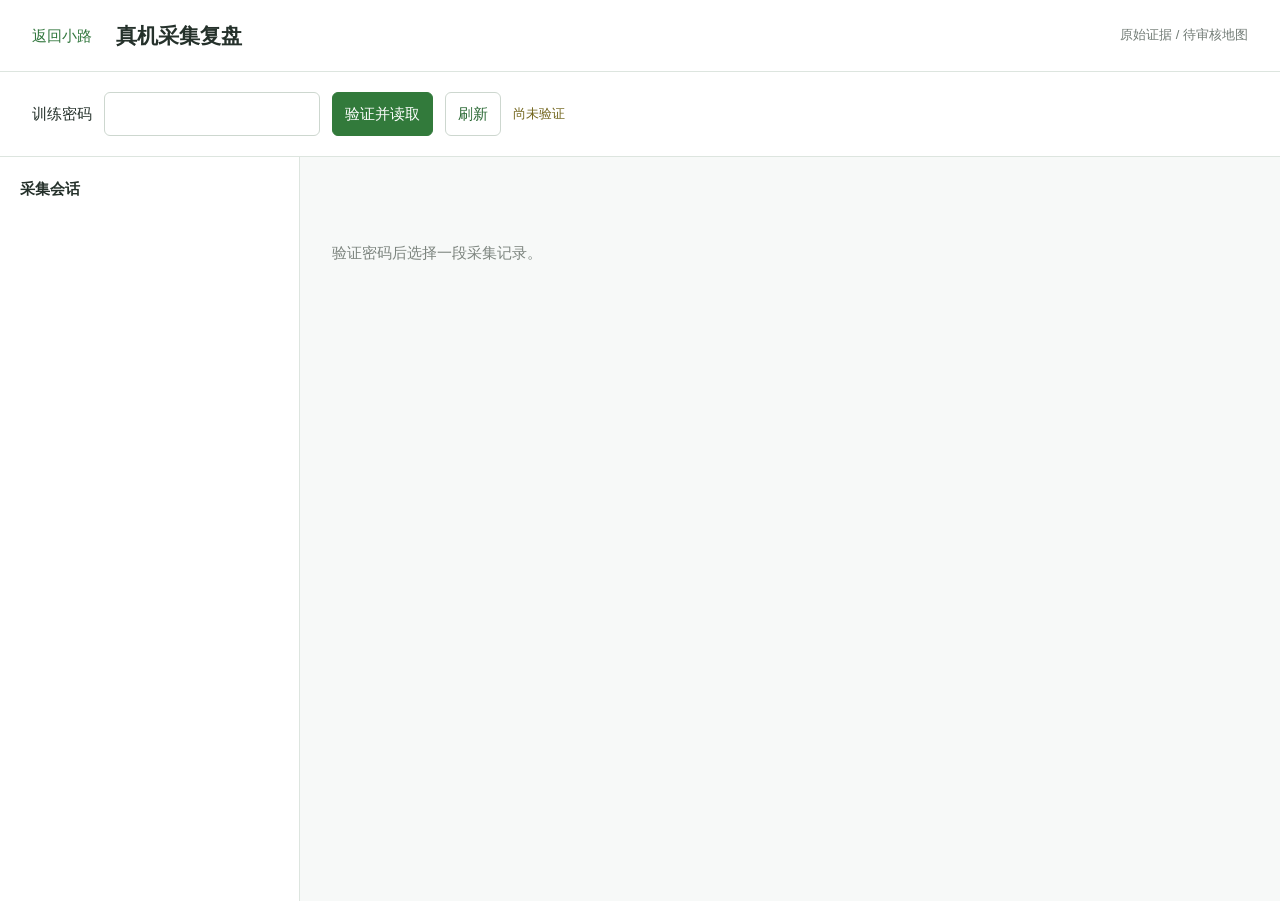
<file: digital-interaction-demo/training-review.html>
<!doctype html>
<html lang="zh-CN">
<meta charset="utf-8">
<meta name="viewport" content="width=device-width, initial-scale=1">
<title>小路 · 真机采集复盘</title>
<style>
*{box-sizing:border-box}body{margin:0;background:#f7f9f8;color:#25312b;font:15px/1.6 "PingFang SC","Microsoft YaHei",sans-serif;letter-spacing:0}
header{height:72px;padding:0 32px;border-bottom:1px solid #dde5df;background:#fff;display:flex;align-items:center;gap:24px}a{color:#30763c;text-decoration:none}h1{font-size:21px;margin:0}header span{color:#717b75;font-size:13px;margin-left:auto}
form{display:flex;gap:12px;align-items:center;flex-wrap:wrap;padding:20px 32px;background:#fff;border-bottom:1px solid #dde5df}input,button,select{font:inherit;border:1px solid #cdd7cf;border-radius:6px;padding:9px 12px;background:#fff;min-height:42px}button{cursor:pointer;color:#286732}button[type=submit]{background:#327a3b;color:#fff;border-color:#327a3b}button:disabled{opacity:.5;cursor:wait}input:focus,button:focus,select:focus{outline:2px solid #7aac82;outline-offset:2px}#status{color:#72651c;font-size:13px;overflow-wrap:anywhere}#outcome{margin:0 0 18px;color:#286732;font-weight:600}#outcome-figure{margin:0 0 20px}
main{display:grid;grid-template-columns:300px minmax(0,1fr);min-height:calc(100vh - 156px)}aside{border-right:1px solid #dde5df;padding:20px;background:#fff}h2{font-size:15px;margin:0 0 12px}#sessions{display:flex;flex-direction:column;gap:8px}.session{text-align:left;padding:12px}.session small{display:block;color:#788079}.session[aria-current=true]{background:#eaf4eb;border-color:#68a573}article{padding:24px 32px;min-width:0}#metadata{color:#69736c;font-size:13px;margin-bottom:18px;overflow-wrap:anywhere}.toolbar{display:flex;gap:12px;align-items:center;flex-wrap:wrap;margin-bottom:18px}.toolbar select{min-width:280px;max-width:100%}#issues{color:#8d6224;margin-bottom:16px}.frames{display:grid;grid-template-columns:1fr 1fr;gap:24px}.frame{margin:0;min-width:0}figcaption{font-weight:600;margin-bottom:10px}.picture{position:relative;width:100%;max-width:360px;aspect-ratio:9/20;background:#edf1ee;overflow:hidden;border:1px solid #d6dfd8;border-radius:6px;display:flex;align-items:center;justify-content:center;color:#788079}.picture img{width:100%;height:100%;object-fit:contain}.bounds{position:absolute;border:3px solid #e27033;background:#e2703320;pointer-events:none;display:none}.details{margin-top:24px;border-top:1px solid #dbe3dd;padding-top:20px}pre{font:13px/1.7 ui-monospace,monospace;white-space:pre-wrap;overflow-wrap:anywhere;margin:10px 0}#empty{padding:60px 0;color:#7c847e}#content[hidden]{display:none}
</style>
<header><a href="./">返回小路</a><h1>真机采集复盘</h1><span>原始证据 / 待审核地图</span></header>
<form id="login"><label for="password">训练密码</label><input id="password" type="password" autocomplete="off" required><button type="submit">验证并读取</button><button id="refresh" type="button">刷新</button><span id="status" role="status">尚未验证</span></form>
<main><aside><h2>采集会话</h2><div id="sessions"></div></aside><article><div id="empty">验证密码后选择一段采集记录。</div><div id="content" hidden><h2 id="title"></h2><div id="metadata"></div><div id="outcome" role="status"></div><figure class="frame" id="outcome-figure" hidden><figcaption>用户确认时的最近画面</figcaption><div class="picture" id="outcome-frame"></div></figure><div class="toolbar"><label for="actions">操作</label><select id="actions"></select><button id="retry">重试后台分析</button></div><div id="issues"></div><div class="frames"><figure class="frame"><figcaption>操作前 · 目标范围</figcaption><div class="picture" id="before"><span>暂无画面</span><div class="bounds"></div></div></figure><figure class="frame"><figcaption>操作后</figcaption><div class="picture" id="after"><span>暂无画面</span></div></figure></div><section class="details"><h2>操作证据</h2><pre id="evidence"></pre><h2>GUI 补充分析</h2><pre id="gui"></pre><h2>人工标注</h2><pre id="notes"></pre></section></div></article></main>
<script>
'use strict';
let password='',session='',review=null,requestSequence=0;
const $=id=>document.getElementById(id);
const status=value=>{$('status').textContent=value};
async function api(operation,values={}){const response=await fetch('./api/training-evidence',{method:'POST',headers:{'Content-Type':'application/json'},body:JSON.stringify({operation,password,...values})});const data=await response.json();if(!response.ok||!data.ok)throw Error(data.error||'读取失败');return data;}
async function list(){try{status('正在读取…');const data=await api('list');$('sessions').replaceChildren();for(const item of data.sessions){const b=document.createElement('button');b.className='session';b.textContent=(item.metadata.app_label||item.metadata.app)+' · '+new Date(item.metadata.started_at_ms).toLocaleString();const small=document.createElement('small');small.textContent=`${item.receipt.accepted_seq} 条证据 · ${item.receipt.complete?'已收齐':'上传中'}`;b.append(small);b.onclick=()=>openSession(item.metadata.session_id,b);$('sessions').append(b)}status(`已读取 ${data.sessions.length} 段采集`)}catch(e){status(e.message)}}
async function openSession(id,button){const seq=++requestSequence;session=id;review=null;try{status('正在读取证据…');const data=await api('review',{session_id:id});if(seq!==requestSequence)return;document.querySelectorAll('.session').forEach(b=>b.setAttribute('aria-current',String(b===button)));$('empty').hidden=true;$('content').hidden=false;const m=data.metadata;$('title').textContent=m.app_label||m.app;$('metadata').textContent=`${m.manufacturer||''} ${m.model||''} / Android ${m.android_version||''} / App ${m.target_version||''} / ${m.session_id}`;review=data.review;const outcome=review?.task_outcome;$('outcome').textContent=outcome?`目标：${m.task||'未填写'} · 用户已确认完成（尚未验证页面结果） · 最近操作 ${outcome.last_action_id||'无'}`:`目标：${m.task||'自由探索'} · 本次没有用户完成确认`;$('outcome-figure').hidden=!outcome?.frame;if(outcome?.frame)await picture('outcome-frame',outcome.frame,null,seq);$('actions').replaceChildren();for(const [index,item] of (review?.interactions||[]).entries()){const o=document.createElement('option');o.value=index;o.textContent=`${index+1}. ${item.action_type} · ${item.source.text||item.source.description||item.source.view_id||'无文字目标'}`;$('actions').append(o)}status(data.processing?.status||'等待后台整理');await showAction()}catch(e){status(e.message)}}
async function picture(id,frame,bounds,seq){const container=$(id);container.replaceChildren();if(!frame){container.textContent='缺少这一时刻的画面';return}const data=await api('asset',{session_id:session,asset:frame.payload.asset});if(seq!==requestSequence)return;const img=document.createElement('img');img.alt=id==='before'?'操作前画面':id==='outcome-frame'?'用户确认时的画面':'操作后画面';img.src=data.image;container.style.aspectRatio=`${frame.payload.image_width}/${frame.payload.image_height}`;container.append(img);if(bounds){const marker=document.createElement('div');marker.className='bounds';Object.assign(marker.style,{display:'block',left:`${bounds.x*100}%`,top:`${bounds.y*100}%`,width:`${bounds.w*100}%`,height:`${bounds.h*100}%`});container.append(marker)}}
async function showAction(){const seq=++requestSequence;const item=review?.interactions?.[Number($('actions').value||0)];if(!item){$('issues').textContent='还没有可复盘的操作，请稍后刷新。';$('before').textContent='暂无画面';$('after').textContent='暂无画面';$('evidence').textContent='';$('gui').textContent='';$('notes').textContent='';return}$('issues').textContent=item.issues.length?`待核实：${item.issues.join(' / ')}`:'前后画面已关联；尚未人工审核';$('evidence').textContent=JSON.stringify({action_id:item.action_id,action_type:item.action_type,position_source:item.position_source,touch_point:item.touch_point,source:item.source},null,2);$('gui').textContent=item.gui_evidence?JSON.stringify(item.gui_evidence,null,2):'等待云端分析；原始证据已保留';$('notes').textContent=item.annotations.length?JSON.stringify(item.annotations,null,2):'暂无标注';try{await picture('before',item.before,item.target_bounds_norm,seq);await picture('after',item.after,null,seq)}catch(e){status(e.message)}}
$('login').onsubmit=e=>{e.preventDefault();password=$('password').value;list()};$('refresh').onclick=list;$('actions').onchange=showAction;$('retry').onclick=async()=>{try{await api('retry',{session_id:session});status('已加入后台重试队列')}catch(e){status(e.message)}};
</script>
</html>
</file>
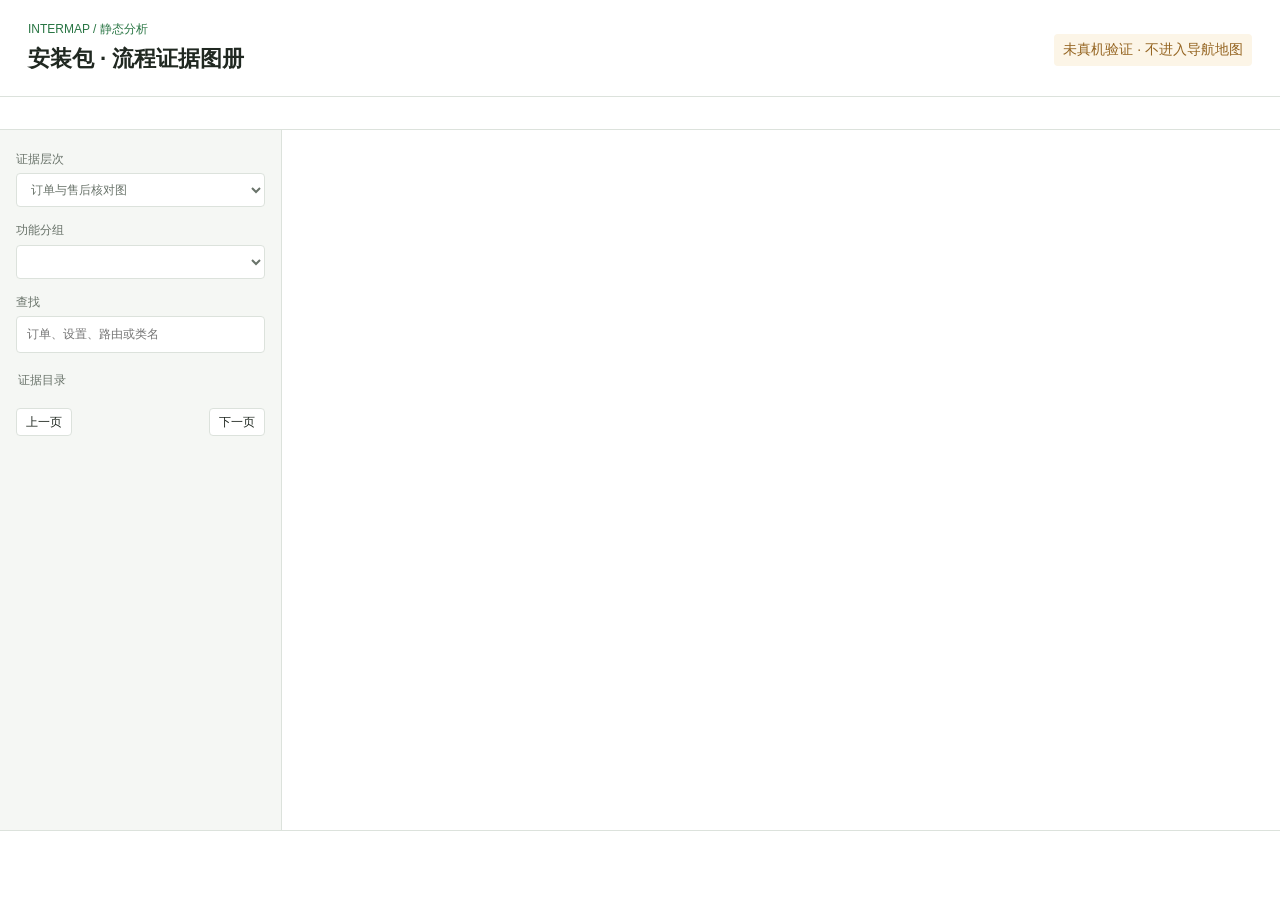
<file: digital-interaction-engine/scripts/apk_flow_report.html>
<!doctype html>
<html lang="zh-CN">
<head>
<meta charset="utf-8">
<meta name="viewport" content="width=device-width,initial-scale=1">
<title>安装包 · 流程证据图册</title>
<style>
:root{--ink:#202821;--muted:#69736a;--line:#dce2dc;--paper:#fff;--wash:#f5f7f4;--green:#287543;--green-wash:#edf6ef;--amber:#956522;--amber-wash:#fcf5e7;--blue:#366b87}
[hidden]{display:none!important}
.diagram-scroll{max-height:none!important;min-height:180px!important}
*{box-sizing:border-box}body{margin:0;color:var(--ink);background:var(--paper);font-family:"PingFang SC","Microsoft YaHei",sans-serif;font-size:14px;line-height:1.55;letter-spacing:0}button,input,select{font:inherit;color:inherit}button,a,select{cursor:pointer}button{border:1px solid var(--line);background:var(--paper);border-radius:4px;padding:7px 12px}button:hover{background:var(--wash)}button:disabled{cursor:default;opacity:.45}a{color:var(--green)}button:focus-visible,input:focus-visible,select:focus-visible{outline:2px solid var(--blue);outline-offset:2px}header{padding:20px 28px 16px;border-bottom:1px solid var(--line);display:flex;gap:24px;justify-content:space-between;align-items:center}h1{font-size:22px;margin:0;font-weight:600}h2{font-size:18px;margin:0 0 10px;font-weight:600}h3{font-size:14px;margin:0 0 8px}.eyebrow{font-size:12px;color:var(--green);margin-bottom:3px}.subtitle{color:var(--muted);margin:4px 0 0}.tag{color:var(--amber);background:var(--amber-wash);padding:5px 9px;border-radius:4px;white-space:nowrap}.summary{display:grid;grid-template-columns:repeat(4,minmax(0,1fr));border-bottom:1px solid var(--line);padding:16px 28px;gap:24px}.stat{display:flex;gap:12px;align-items:baseline}.stat strong{font-size:25px;font-weight:500;font-variant-numeric:tabular-nums}.stat span{color:var(--muted);font-size:12px}.workspace{display:grid;grid-template-columns:282px minmax(0,1fr);min-height:700px}.sidebar{background:var(--wash);border-right:1px solid var(--line);padding:20px 16px;min-width:0}.field{display:block;font-size:12px;color:var(--muted);margin-bottom:14px}.field input,.field select{display:block;width:100%;margin-top:5px;padding:8px 10px;border:1px solid var(--line);border-radius:4px;background:var(--paper)}.list-meta{display:flex;justify-content:space-between;color:var(--muted);font-size:12px;margin:18px 2px 8px}.item-list{max-height:610px;overflow:auto;display:flex;flex-direction:column;gap:2px}.item{border:0;border-left:3px solid transparent;border-radius:0;background:transparent;text-align:left;padding:10px 10px;overflow-wrap:anywhere;width:100%;flex:none}.item[aria-current=true]{border-left-color:var(--green);background:var(--paper)}.item-name{display:block;font-size:13px;line-height:1.6}.item-sub{display:block;color:var(--muted);font-size:11px;margin-top:3px}.content{min-width:0;padding:22px 26px 30px}.notice{padding:11px 14px;background:var(--amber-wash);color:#70501e;font-size:13px;border-left:3px solid #c49745;margin-bottom:20px}.view-head{display:flex;justify-content:space-between;align-items:start;gap:20px}.source{font-family:ui-monospace,SFMono-Regular,monospace;font-size:11px;color:var(--muted);overflow-wrap:anywhere;margin:5px 0 14px}.legend{display:flex;flex-wrap:wrap;gap:20px;font-size:12px;color:var(--muted);margin:10px 0}.legend span{display:flex;align-items:center;gap:6px}.swatch{width:17px;height:8px;background:var(--green-wash);border:1px solid var(--green)}.swatch.runtime{background:var(--amber-wash);border:1px dashed var(--amber)}.swatch.declared{background:var(--wash);border:1px solid #8e998f}.diagram-tools{display:flex;gap:5px}.diagram-scroll{overflow:auto;min-height:350px;max-height:660px;border-top:1px solid var(--line);border-bottom:1px solid var(--line);background:radial-gradient(#e7ebe7 .7px,transparent .7px);background-size:18px 18px}.diagram-scroll svg{display:block;font-family:"PingFang SC","Microsoft YaHei",sans-serif}.diagram-scroll svg text{fill:var(--ink);font-size:13px;letter-spacing:0}.node rect{fill:var(--paper);stroke:#9da99e;stroke-width:1;rx:4}.node.confirmed rect{fill:var(--green-wash);stroke:var(--green)}.node.runtime rect{fill:var(--amber-wash);stroke:var(--amber);stroke-dasharray:5 3}.node.declared rect{fill:var(--wash);stroke:#9da99e}.node .node-type{font-size:10px;fill:var(--muted)}.diagram-edge{fill:none;stroke:#788c7c;stroke-width:1.3}.diagram-edge.runtime{stroke:var(--amber);stroke-dasharray:5 4}.evidence{padding-top:20px}.evidence-head{display:flex;align-items:center;justify-content:space-between;margin-bottom:10px}.evidence-list{display:grid;gap:0}.evidence-row{border-top:1px solid var(--line);padding:12px 0;min-width:0}.evidence-row summary{cursor:pointer;display:flex;gap:12px;align-items:baseline;overflow-wrap:anywhere}.evidence-row summary .number{font-size:11px;color:var(--muted);font-variant-numeric:tabular-nums;min-width:25px}.evidence-row summary .status{font-size:11px;color:var(--muted);margin-left:auto;white-space:nowrap}.evidence-row pre{font-family:ui-monospace,SFMono-Regular,monospace;background:var(--wash);padding:12px;overflow:auto;max-height:400px;font-size:11px;white-space:pre-wrap;overflow-wrap:anywhere}.evidence-row p{font-size:12px;color:var(--muted);margin:8px 0}.empty{padding:40px 0;color:var(--muted)}.coverage table{width:100%;border-collapse:collapse;margin:16px 0 25px}.coverage th,.coverage td{border-bottom:1px solid var(--line);padding:10px 8px;text-align:left;font-size:13px}.coverage th{font-weight:500;color:var(--muted)}.coverage ul{padding-left:20px;color:var(--muted);font-size:13px}.coverage code{overflow-wrap:anywhere}.footer{font-size:11px;color:var(--muted);padding:14px 28px;border-top:1px solid var(--line)}.small{font-size:12px;color:var(--muted)}.page-controls{display:flex;align-items:center;justify-content:space-between;margin-top:10px;font-size:12px}.page-controls button{padding:4px 9px}.module-rows td:nth-child(n+2){font-variant-numeric:tabular-nums}.error{color:#aa3030}
@media(max-width:1000px){header{padding:18px}.summary{padding:14px 18px;gap:12px}.workspace{grid-template-columns:235px minmax(0,1fr)}.content{padding:18px}.stat{display:block}.stat strong{display:block}.view-head{flex-wrap:wrap}}
@media(max-width:700px){header{align-items:start;flex-wrap:wrap}.workspace{display:block}.sidebar{border-right:0;border-bottom:1px solid var(--line)}.item-list{max-height:200px}.summary{grid-template-columns:repeat(2,1fr)}.field{margin-bottom:10px}.content{padding:16px}.diagram-scroll{max-height:550px}.notice{font-size:12px}}
</style>
</head>
<body>
<header><div><div class="eyebrow">INTERMAP / 静态分析</div><h1 id="report-title">安装包 · 流程证据图册</h1><p class="subtitle" id="package"></p></div><div class="tag">未真机验证 · 不进入导航地图</div></header>
<section class="summary" id="summary" aria-label="提取统计"></section>
<main class="workspace">
<aside class="sidebar">
<label class="field">证据层次<select id="kind"><option value="audit">订单与售后核对图</option><option value="template">交互组件</option><option value="native">代码跳转</option><option value="registry">路由映射表</option><option value="activity">页面声明</option><option value="coverage">扫描范围与缺口</option></select></label>
<label class="field" id="module-field">功能分组<select id="module"></select></label>
<label class="field" id="search-field">查找<input id="search" type="search" placeholder="订单、设置、路由或类名"></label>
<div class="list-meta"><span id="list-name">证据目录</span><span id="list-count"></span></div>
<div class="item-list" id="list" aria-label="证据项目"></div>
<div class="page-controls" id="pages"><button id="prev" aria-label="上一页">上一页</button><span id="page"></span><button id="next" aria-label="下一页">下一页</button></div>
</aside>
<section class="content" id="content" aria-live="polite"></section>
</main>
<footer class="footer" id="footer"></footer>
<script>/*__DAGRE__*/</script>
<script id="flow-data" type="application/json">/*__EVIDENCE__*/</script>
<script>
(() => {
'use strict';
const DATA=JSON.parse(document.getElementById('flow-data').textContent);
const $=id=>document.getElementById(id);
const esc=value=>String(value??'').replace(/[&<>"']/g,c=>({'&':'&amp;','<':'&lt;','>':'&gt;','"':'&quot;',"'":'&#39;'}[c]));
const labels={activity_launch:'明确发起页面跳转',route_launch:'明确调用路由打开',route_construction:'仅构造路由，未追到打开',route_declaration:'路由与处理器绑定',static_binding:'固定事件绑定',runtime_value:'运行时决定',declared_only:'仅声明存在'};
const moduleRules=[['orders',/order|refund|aftersale|reimburse|订单|退款|售后/i],['checkout',/ecom|commerce|shopping|cart|sku|pdp|pay|wallet|shop|商品|购物|钱包/i],['account',/account|login|passport|security|verify|登录|账号/i],['settings',/setting|privacy|permission|help|feedback|设置|隐私|帮助/i],['search',/search|discover|搜索/i],['profile',/profile|favorite|collection|follow|friend|fans|个人|收藏|关注/i],['messages',/message|chat|conversation|\/im\/|share|contact|消息|聊天/i],['create',/camera|record|publish|editor|draft|拍摄|发布/i],['live',/live|直播/i],['local',/poi|life|delivery|takeout|location|团购|外卖/i],['video',/video|feed|play|comment|detail|aweme|视频|评论/i]];
const mod=value=>(moduleRules.find(x=>x[1].test(value))||['other'])[0];
const classShort=name=>name.split('.').slice(-1)[0];
const routeNames={'//search':'搜索','//setting/common':'通用设置','//privacy/setting':'隐私设置','//large/font/setting':'字体大小设置','//about_activity':'关于抖音','//aweme/detail':'视频详情','//friends':'朋友','//user/profile':'个人主页','//login':'登录','aweme://profile_edit':'资料编辑','//setting/account_safety':'账号与安全设置','aweme://livewallpaper':'动态壁纸','aweme://setting/accessibility':'无障碍设置','aweme://setting/powermode':'省电设置','aweme://setting/datasaver':'流量节省设置','aweme://setting/system_permission':'系统权限设置','//business_account_protocol':'企业账号协议','//setting/player_manager':'播放设置','aweme://video/draft':'草稿','//notification':'通知','//chat/message':'聊天消息'};
const routeTitle=(route,target)=>routeNames[route.split('?')[0]]||((target?.resolved_label)||route);
const classNames={'SettingNewVersionActivity':'设置页（代码分支）','DouYinSettingNewVersionActivity':'设置页扩展（代码分支）','DiskManagerActivity':'存储空间页（代码分支）','PrivacySettingActivity':'隐私设置页（代码分支）','ECShopSearchActivity':'店铺搜索（代码分支）','PrivacyActivity':'隐私设置处理器（译注）','SettingAccountAndSafetyActivity':'账号与安全处理器（译注）','SettingCommonProtocolActivity':'通用设置协议处理器（译注）','ProfileEditActivity':'个人资料编辑处理器（译注）','LocalLiveWallPaperActivity':'动态壁纸处理器（译注）'};
const classLabel=name=>classNames[classShort(name)]||classShort(name);
if(DATA.package.name!=='com.ss.android.ugc.aweme'){for(const key of Object.keys(routeNames))delete routeNames[key];for(const key of Object.keys(classNames))delete classNames[key]}
const routeLabel=route=>routeNames[route.split('?')[0]]?routeNames[route.split('?')[0]]+'（路由译注）\n'+route:route;
const nativeGroups=new Map();
for(const edge of DATA.routes.filter(x=>x.kind!=='route_declaration')){const key=edge.source_class+'\0'+edge.method;const sourceModule=/^(X\.|Y\.|kotlin\.)/.test(edge.source_class)?mod(edge.target):mod(edge.source_class);if(!nativeGroups.has(key))nativeGroups.set(key,{id:edge.id,title:classNames[classShort(edge.source_class)]||classShort(edge.source_class),source:edge.source_class+' → '+edge.method,module:sourceModule,kind:'native',routes:[]});nativeGroups.get(key).routes.push(edge)}
const registry=DATA.routes.filter(x=>x.kind==='route_declaration').map(x=>({id:x.id,title:routeTitle(x.route),source:x.route+' → '+x.target,module:mod(x.route+' '+x.target),kind:'registry',routes:[x]}));
const activities=DATA.activities.map(x=>({id:x.id,title:classShort(x.name),source:x.name,module:mod(x.name),kind:'activity',activity:x}));
const orderPaths=['to_all_tab','product_line','per_order_refund','order_list_header_search','button_line','order_filter_card'];
const audits=orderPaths.map(name=>DATA.graphs.find(g=>g.source==='assets/offline/ecommerce_order_list_component/'+name+'/main.json')).filter(Boolean).map(g=>({...g,kind:'audit'}));
const allKinds={audit:audits,template:DATA.graphs.map(g=>({...g,kind:'template'})),native:[...nativeGroups.values()],registry,activity:activities,coverage:[]};
let kind=audits.length?'audit':DATA.graphs.length?'template':nativeGroups.size?'native':'activity',moduleId='all',search='',selected=null,page=0,zoom=1,visible=[],currentGraph=null;
const appKey=DATA.app?.key||DATA.package.name,appName=DATA.app?.name||DATA.package.name;
document.title=appName+'安装包 · 流程证据图册';$('report-title').textContent=document.title;
if(!audits.length)$('kind').querySelector('option[value="audit"]').remove();
$('kind').value=kind;
$('package').textContent=DATA.package.name+' · Android '+DATA.package.version_name+' · 分析日期 '+DATA.generated_at.slice(0,10);
$('footer').textContent='SHA-256 '+DATA.sha256+' · 分组仅用于整理证据，不代表已验证的应用功能树';
const stats=[[DATA.scan.graphs,'带交互绑定的组件'],[DATA.scan.bindings,'事件绑定，非任务路线'],[registry.length,'原生路由映射'],[DATA.activities.length,'Activity / 别名声明']];
$('summary').innerHTML=stats.map(([n,t])=>'<div class="stat"><strong>'+n.toLocaleString()+'</strong><span>'+t+'</span></div>').join('');
$('module').innerHTML='<option value="all">全部分组</option>'+DATA.modules.map(m=>'<option value="'+esc(m.id)+'">'+esc(m.label)+'</option>').join('');
$('kind').addEventListener('change',e=>{kind=e.target.value;selected=null;page=0;refresh()});
$('module').addEventListener('change',e=>{moduleId=e.target.value;selected=null;page=0;refresh()});
$('search').addEventListener('input',e=>{search=e.target.value.trim().toLowerCase();selected=null;page=0;refresh()});
$('prev').addEventListener('click',()=>{page--;renderList()});$('next').addEventListener('click',()=>{page++;renderList()});
function refresh(){
  $('module-field').hidden=kind==='coverage'||kind==='audit';$('search-field').hidden=kind==='coverage';$('pages').hidden=kind==='coverage';
  visible=allKinds[kind].filter(x=>(moduleId==='all'||kind==='audit'||x.module===moduleId)&&(!search||JSON.stringify(x).toLowerCase().includes(search)));
  if(kind==='coverage'){renderCoverage();$('list').innerHTML='';$('list-count').textContent='';return}
  selected=visible.find(x=>x.id===selected?.id)||visible[0]||null;renderList();renderSelected();
}
function renderList(){
  const max=Math.max(1,Math.ceil(visible.length/45));page=Math.max(0,Math.min(page,max-1));
  $('list-count').textContent=visible.length+' 项';$('page').textContent=(page+1)+' / '+max;$('prev').disabled=page===0;$('next').disabled=page===max-1;
  $('list').innerHTML=visible.slice(page*45,page*45+45).map(x=>'<button class="item" data-id="'+esc(x.id)+'" aria-current="'+(selected?.id===x.id)+'"><span class="item-name">'+esc(x.title)+'</span><span class="item-sub">'+esc(x.kind==='audit'?'订单列表资源 · 独立组件':x.kind==='template'?(x.bindings.length+' 个绑定 · '+x.source.split('/').slice(-3,-1).join('/')):x.kind==='native'?(x.routes.length+' 处代码证据'):x.source)+'</span></button>').join('')||'<p class="small">没有匹配的证据。</p>';
  for(const button of $('list').querySelectorAll('button'))button.onclick=()=>{selected=visible.find(x=>x.id===button.dataset.id);renderList();renderSelected()};
}
const graphBase=()=>({nodes:[],edges:[]});
function addNode(g,id,label,type,status='declared'){g.nodes.push({id,label,type,status});return id}
function addEdge(g,from,to,status='confirmed'){g.edges.push({from,to,status})}
function visibleLabel(binding){const fixed=binding.texts.filter(t=>!t.dynamic&&String(t.value).trim()).map(t=>String(t.value));return [...new Set(fixed)].slice(0,2).join(' / ')||'文字、图标来自运行时数据'}
function graphFor(item){
  const g=graphBase();
  if(item.kind==='template'||item.kind==='audit'){
    addNode(g,'source',item.title,'包内组件（名称译注）');
    item.bindings.forEach((b,i)=>{const fixed=b.status==='static_binding';addNode(g,'action'+i,visibleLabel(b),'交互元素 '+(i+1));addNode(g,'event'+i,fixed?b.event:'动态事件表达式',fixed?'固定事件名':'运行时事件',fixed?'confirmed':'runtime');addNode(g,'target'+i,'目标页面未解析','等待处理器 / 运行时数据','runtime');addEdge(g,'source','action'+i,'declared');addEdge(g,'action'+i,'event'+i,fixed?'confirmed':'runtime');addEdge(g,'event'+i,'target'+i,'runtime')});
  }else if(item.kind==='native'||item.kind==='registry'){
    addNode(g,'source',item.kind==='registry'?'路由注册表':classLabel(item.routes[0].source_class),item.kind==='registry'?'静态声明':'代码处理器（非界面标题）');
    item.routes.forEach((r,i)=>{if(r.kind==='route_declaration'){addNode(g,'route'+i,routeLabel(r.route),'声明的路由');addNode(g,'target'+i,classLabel(r.target),'绑定的页面 / 处理器');addEdge(g,'source','route'+i,'declared');addEdge(g,'route'+i,'target'+i,'confirmed');return}const opened=r.kind==='route_launch'||r.kind==='activity_launch';addNode(g,'route'+i,r.kind==='activity_launch'?classLabel(r.target):routeLabel(r.target),labels[r.kind],opened?'confirmed':'runtime');addEdge(g,'source','route'+i,opened?'confirmed':'runtime');if(r.resolved_targets?.length){r.resolved_targets.forEach((t,j)=>{addNode(g,'target'+i+'_'+j,classLabel(t.name),'路由表对应的处理器');addEdge(g,'route'+i,'target'+i+'_'+j,'confirmed')})}else if(r.kind!=='activity_launch'){addNode(g,'target'+i,'目标处理器未静态匹配','不根据路由名字补全','runtime');addEdge(g,'route'+i,'target'+i,'runtime')}});
  }else if(item.kind==='activity'){
    const a=item.activity;addNode(g,'source',a.resolved_label||classShort(a.name),'页面声明（不表示已到达）');
    a.intent_filters.forEach((f,i)=>{addNode(g,'filter'+i,[...f.actions,...f.data.map(x=>(x.scheme||'')+'://'+(x.host||'')+(x.path||x.pathPrefix||''))].join('\n')||'Intent filter','外部唤起条件');addEdge(g,'filter'+i,'source','declared')});
  }
  return g;
}
function renderSelected(){
  if(!selected){$('content').innerHTML='<div class="empty">当前分组没有匹配结果。</div>';return}
  const item=selected;
  const notice=item.kind==='audit'?'这是订单模块的独立组件证据，不是已还原的“我 → 我的订单 → 退款”完整路线。组件之间没有证据的地方不连线。':item.kind==='template'?'实线只确认元素绑定了哪个事件。虚线表示事件取值或后续目标尚未解析；不代表已确定用户应点击的页面。':item.kind==='registry'?'路由表能证明路由与处理器的绑定，不能证明用户从哪个按钮进入，也不能证明登录、订单状态等前置条件。':item.kind==='activity'?'这是安装包中的页面声明。Activity 数量不是用户可见页面数量，更不是完整任务路线数量。':'仅展示代码中直接追到的跳转。代码分支、登录拦截、账号条件和服务器配置仍未经过真机验证。';
  $('content').innerHTML='<div class="notice">'+esc(notice)+'</div><div class="view-head"><div><h2>'+esc(item.title)+'</h2><div class="source">'+esc(item.source)+'</div></div><div class="diagram-tools"><button id="zoom-out" aria-label="缩小图">−</button><button id="zoom-in" aria-label="放大图">+</button><button id="export">导出图</button></div></div><div class="legend"><span><i class="swatch"></i>明确绑定 / 调用</span><span><i class="swatch runtime"></i>动态值 / 缺少连接</span><span><i class="swatch declared"></i>仅存在声明 / 组件归属</span></div><div class="diagram-scroll" id="diagram"></div><section class="evidence"><div class="evidence-head"><h3>逐条证据</h3><span class="small">原始路径与绑定值</span></div><div class="evidence-list" id="evidence"></div></section>';
  zoom=1;currentGraph=graphFor(item);drawGraph();renderEvidence(item);
  $('zoom-in').onclick=()=>{zoom=Math.min(2,zoom+.2);drawGraph()};$('zoom-out').onclick=()=>{zoom=Math.max(.6,zoom-.2);drawGraph()};
  $('export').onclick=()=>{const svg=$('diagram').querySelector('svg').cloneNode(true);const style=document.createElementNS('http://www.w3.org/2000/svg','style');style.textContent='.node rect{fill:#fff;stroke:#9da99e;rx:4}.node.confirmed rect{fill:#edf6ef;stroke:#287543}.node.runtime rect{fill:#fcf5e7;stroke:#956522;stroke-dasharray:5 3}.node.declared rect{fill:#f5f7f4;stroke:#9da99e}text{font-family:PingFang SC,Microsoft YaHei,sans-serif;font-size:13px;fill:#202821}.node-type{font-size:10px;fill:#69736a}.diagram-edge{fill:none;stroke:#788c7c;stroke-width:1.3}.diagram-edge.runtime{stroke:#956522;stroke-dasharray:5 4}';svg.prepend(style);download(new XMLSerializer().serializeToString(svg),appKey+'-'+item.id+'.svg','image/svg+xml')};
}
function download(content,name,type){const url=URL.createObjectURL(new Blob([content],{type}));const a=document.createElement('a');a.href=url;a.download=name;a.click();setTimeout(()=>URL.revokeObjectURL(url),1000)}
function wrap(text,width){const canvas=document.createElement('canvas'),ctx=canvas.getContext('2d');ctx.font='13px "PingFang SC",sans-serif';const lines=[];for(const paragraph of String(text).split('\n')){let line='';for(const c of paragraph){if(ctx.measureText(line+c).width>width&&line){lines.push(line);line=''}line+=c}lines.push(line)}return lines}
function drawGraph(){
  const graph=new dagre.graphlib.Graph().setGraph({rankdir:'LR',ranksep:42,nodesep:20,marginx:24,marginy:25}).setDefaultEdgeLabel(()=>({}));
  const sizes=new Map();for(const n of currentGraph.nodes){const lines=wrap(n.label,174);const box={width:202,height:Math.max(72,lines.length*19+38),lines};sizes.set(n.id,box);graph.setNode(n.id,box)}for(const e of currentGraph.edges)graph.setEdge(e.from,e.to);dagre.layout(graph);
  const size=graph.graph();const arrow='arrow-'+selected.id;let svg='<svg xmlns="http://www.w3.org/2000/svg" role="img" aria-label="'+esc(selected.title)+'静态证据流程图" width="'+Math.ceil(size.width*zoom)+'" height="'+Math.ceil(size.height*zoom)+'" viewBox="0 0 '+size.width+' '+size.height+'"><title>'+esc(selected.title)+'</title><defs><marker id="'+arrow+'" viewBox="0 0 10 10" refX="9" refY="5" markerWidth="7" markerHeight="7" orient="auto-start-reverse"><path d="M 0 0 L 10 5 L 0 10 z" fill="#788c7c"/></marker></defs>';
  for(const e of currentGraph.edges){const points=graph.edge(e.from,e.to).points;svg+='<path class="diagram-edge '+e.status+'" marker-end="url(#'+arrow+')" d="'+points.map((p,i)=>(i?'L':'M')+p.x+','+p.y).join(' ')+'"/>'}
  for(const n of currentGraph.nodes){const p=graph.node(n.id),s=sizes.get(n.id),x=p.x-s.width/2,y=p.y-s.height/2;svg+='<g class="node '+n.status+'" transform="translate('+x+','+y+')"><rect width="'+s.width+'" height="'+s.height+'"/><text class="node-type" x="14" y="20">'+esc(n.type)+'</text><text x="14" y="43">'+s.lines.map((l,i)=>'<tspan x="14" dy="'+(i?19:0)+'">'+esc(l)+'</tspan>').join('')+'</text></g>'}svg+='</svg>';$('diagram').innerHTML=svg;
}
function evidenceRow(index,title,status,path,data){return '<details class="evidence-row"><summary><span class="number">'+String(index+1).padStart(2,'0')+'</span><span>'+esc(title)+'</span><span class="status">'+esc(status)+'</span></summary><p>'+esc(path)+'</p><pre>'+esc(JSON.stringify(data,null,2))+'</pre></details>'}
function renderEvidence(item){
  let html='';if(item.bindings){html=item.bindings.map((b,i)=>evidenceRow(i,b.event,labels[b.status],item.source+' '+b.path,b)).join('')}else if(item.routes){html=item.routes.map((r,i)=>evidenceRow(i,r.route||r.target,labels[r.kind],r.dex+' · '+r.source_class+' · '+r.method+' · byte offset '+r.offset,r)).join('')}else html=evidenceRow(0,item.activity.name,'AndroidManifest.xml 声明','AndroidManifest.xml',item.activity);$('evidence').innerHTML=html;
}
function renderCoverage(){
  const s=DATA.scan,rows=[['APK 文件条目',s.apk_entries,'逐项清点'],['DEX 代码文件',s.dex_scanned+' / '+s.dex_total,'扫描方法表；对导航候选解码，不是全程序控制流求解'],['代码类',s.classes.toLocaleString(),'包含第三方库，不等于功能数量'],['编码方法',s.methods.toLocaleString(),s.decoded_methods+' 个导航 / 事件候选方法完整解码'],['资源 XML',s.xml_parsed+' / '+s.xml_total,'显式 android:onClick 绑定；运行时监听未由布局推断'],['assets JSON',s.asset_json_parsed+' / '+s.asset_json_total,'解析对象与数组中的显式交互字段'],['固定事件绑定',s.static_bindings,'确认事件名，不保证已知目标页面'],['动态事件绑定',s.dynamic_bindings,'保留原表达式，不根据名称猜目标'],['内嵌脚本',s.script_total,'可能为二进制或动态脚本；未完成脚本反编译']];
  const modules=DATA.modules.map(m=>{const gs=allKinds.template.filter(g=>g.module===m.id);return [m.label,gs.length,gs.reduce((a,g)=>a+g.bindings.length,0),registry.filter(g=>g.module===m.id).length,activities.filter(g=>g.module===m.id).length]});
  $('content').innerHTML='<div class="coverage"><h2>本次扫描范围</h2><div class="notice">本图册没有声称“还原全部应用业务流程”。它完整保存本次规则提取的证据，未解析部分单独列出。包内文件扫描比例不能换算成 App 功能覆盖率。</div><table><thead><tr><th>对象</th><th>数量</th><th>实际含义</th></tr></thead><tbody>'+rows.map(r=>'<tr>'+r.map(x=>'<td>'+esc(x)+'</td>').join('')+'</tr>').join('')+'</tbody></table><h2>分模块证据量</h2><table class="module-rows"><thead><tr><th>名称关键词分组</th><th>交互组件</th><th>绑定</th><th>路由声明</th><th>页面声明</th></tr></thead><tbody>'+modules.map(r=>'<tr>'+r.map(x=>'<td>'+esc(x)+'</td>').join('')+'</tr>').join('')+'</tbody></table><h2>未解决的边界</h2><ul>'+DATA.limitations.map(t=>'<li>'+esc(t)+'</li>').join('')+'</ul><h2>未解析与排除项</h2><table><thead><tr><th>来源</th><th>原因</th></tr></thead><tbody>'+DATA.unparsed.map(x=>'<tr><td><code>'+esc(x.path)+'</code></td><td>'+esc(x.reason)+'</td></tr>').join('')+'</tbody></table><button id="download-data">下载原始证据 JSON</button></div>';
  $('download-data').onclick=()=>download(JSON.stringify(DATA,null,2),appKey+'-'+DATA.package.version_name+'-flow-evidence.json','application/json');
}
refresh();
})();
</script>
</body>
</html>
</file>
<file: digital-interaction-demo/assets/website.css>
@charset "UTF-8";

:root { --paper:#f8f9f3; --white:#fff; --ink:#263a2e; --green:#315b3e; --green-dark:#244630; --muted:#677268; --line:#dfe4d8; --sage:#eaf0df; --yellow:#e7bd62; --serif:"Songti SC","STSong","Noto Serif CJK SC",serif; --sans:"PingFang SC","Hiragino Sans GB","Microsoft YaHei",sans-serif; }
* { box-sizing:border-box; }
html { scroll-behavior:smooth; scroll-padding-top:100px; }
body { margin:0; background:var(--paper); color:var(--ink); font-family:var(--sans); font-size:16px; line-height:1.75; -webkit-font-smoothing:antialiased; }
body:has(dialog[open]) { overflow:hidden; }
a { color:inherit; text-decoration:none; }
button { color:inherit; font:inherit; cursor:pointer; }
button, a { -webkit-tap-highlight-color:transparent; }
button { border:0; }
img, svg { display:block; }
button:focus-visible, a:focus-visible, summary:focus-visible { outline:3px solid #af7b23; outline-offset:6px; }
::selection { background:#d7e6c3; color:var(--ink); }
.container { width:min(1216px,calc(100% - 104px)); margin-inline:auto; }
.skip-link { position:fixed; top:-80px; left:20px; z-index:100; background:var(--green); color:white; padding:10px 20px; }
.skip-link:focus { top:10px; }
.site-header { height:100px; position:relative; z-index:5; }
.nav-wrap { height:100%; display:flex; align-items:center; justify-content:space-between; gap:28px; border-bottom:1px solid var(--line); }
.brand { display:flex; align-items:center; gap:9px; flex-shrink:0; }
.brand img { border-radius:11px; mix-blend-mode:multiply; }
.brand > span { display:flex; align-items:center; gap:20px; font-weight:650; font-size:27px; letter-spacing:2px; }
.brand-note { font-weight:400; font-size:12px; letter-spacing:1px; color:var(--muted); padding-left:19px; border-left:1px solid #ced5c7; }
nav { display:flex; gap:30px; margin-left:auto; margin-right:17px; font-size:14px; }
nav a { display:inline-flex; align-items:center; min-height:44px; transition:color .2s; }
nav a:hover { color:#7a883c; }
.button { display:inline-flex; justify-content:center; align-items:center; gap:14px; min-height:56px; padding:14px 25px; border-radius:8px; background:var(--green); color:white; font-size:15px; font-weight:550; line-height:1.5; transition:background .2s,transform .2s,box-shadow .2s; }
.button:hover { background:var(--green-dark); transform:translateY(-2px); box-shadow:0 7px 15px #23442e16; }
.button-small { min-height:44px; padding:10px 17px; font-size:13px; border-radius:6px; }
.button > span { font-size:20px; }
.icon { width:20px; height:20px; stroke:currentColor; stroke-width:1.6; fill:none; stroke-linejoin:round; stroke-linecap:round; flex-shrink:0; }
.hero { display:grid; grid-template-columns:1.05fr 1fr; gap:30px; align-items:center; padding-top:50px; padding-bottom:60px; min-height:706px; }
.hero-copy { padding-block:32px; position:relative; z-index:1; animation:arrive .8s both; }
.eyebrow { font-size:13px; font-weight:550; letter-spacing:1.8px; display:flex; align-items:center; gap:9px; margin:0 0 24px; }
.status-dot { width:7px; height:7px; background:#749348; display:inline-block; border-radius:50%; flex-shrink:0; box-shadow:0 0 0 4px #74934812; }
h1 { font-size:clamp(38px,4.1vw,58px); font-family:var(--serif); letter-spacing:-1.7px; font-weight:600; line-height:1.45; margin:0 0 32px; }
.hero-emphasis { position:relative; display:inline-block; color:var(--green); }
.hero-emphasis svg { position:absolute; width:104%; bottom:-9px; left:-2%; height:15px; fill:none; stroke:var(--yellow); stroke-width:6px; stroke-linecap:round; }
.hero-description { font-size:18px; color:var(--muted); line-height:1.95; margin:0 0 34px; letter-spacing:.25px; }
.hero-actions { display:flex; align-items:center; gap:27px; }
.hero-actions .icon { width:17px; height:17px; fill:none; }
.text-link { display:inline-flex; align-items:center; gap:12px; font-size:14px; background:transparent; padding:0; border-bottom:1px solid transparent; }
.text-link:hover { border-bottom-color:currentColor; }
.text-link > span { font-size:20px; }
.hero-promises { display:flex; gap:23px; font-size:13px; color:var(--muted); margin-top:24px; }
.hero-promises i { font-style:normal; margin-right:7px; color:var(--green); }
.hero-footnote { display:flex; align-items:center; gap:12px; margin-top:52px; font-size:12px; color:#788072; letter-spacing:.5px; }
.tiny-route { font-size:27px; font-family:var(--serif); color:#9aa980; }
.hero-art { height:590px; position:relative; border-radius:230px 230px 38px 38px; background:#eaf0df; isolation:isolate; animation:arrive 1s .15s both; }
.hero-art::after { content:""; position:absolute; z-index:-1; inset:14px; border:1px solid #c9d4b894; border-radius:220px 220px 26px 26px; }
.art-caption { position:absolute; top:30px; width:100%; text-align:center; color:#6f7b5c; font-size:11px; letter-spacing:3px; }
.route-art { position:absolute; width:100%; height:100%; color:#a6b489; z-index:-1; }
.goal-bubble { position:absolute; top:82px; left:9px; z-index:3; background:var(--white); border:1px solid #dde4d1; box-shadow:0 8px 24px #3b502c0a; border-radius:12px 12px 12px 3px; padding:14px 21px 14px 15px; display:flex; align-items:center; gap:8px; font-size:16px; transform:rotate(-4deg); white-space:nowrap; }
.quote-mark { font-family:Georgia,serif; font-size:30px; line-height:1; color:#8ca36a; }
.hero-phone { position:absolute; width:258px; height:427px; background:#f8f9f7; border:6px solid #fff; border-radius:36px; top:108px; left:50%; transform:translateX(-42%) rotate(7deg); box-shadow:12px 19px 30px #445c2e20,0 0 0 1px #d3d9cb; overflow:hidden; padding:8px 13px; }
.phone-top { display:flex; align-items:center; justify-content:space-between; padding:0 6px; font-size:10px; font-weight:600; }
.phone-top > span:last-child { display:flex; align-items:center; gap:4px; font-size:8px; }
.battery { display:inline-block; width:17px; height:8px; border:1px solid currentColor; border-radius:2px; position:relative; }
.battery::before { content:""; position:absolute; inset:1px; background:currentColor; }
.phone-camera { background:#29352c; width:7px; height:7px; position:absolute; top:10px; left:50%; transform:translateX(-50%); border-radius:50%; }
.hero-app-top { display:flex; justify-content:space-between; margin-top:23px; font-size:13px; }
.hero-app-top > span:nth-child(2) { font-weight:650; }
.profile { display:flex; align-items:center; gap:10px; margin-top:23px; }
.avatar { display:block; width:45px; height:45px; background:#dce6d7; border-radius:50%; overflow:hidden; padding:4px; }
.avatar svg { fill:#9bae95; }
.profile b { font-size:13px; }
.profile small { font-size:8px; display:block; color:#8c9588; margin-top:4px; }
.profile-stats { display:flex; justify-content:space-around; margin-top:22px; font-size:8px; color:#8c9485; }
.profile-stats b { display:block; font-size:15px; color:#4f5c49; font-weight:550; }
.hero-app-grid { display:grid; grid-template-columns:repeat(3,1fr); margin:20px -1px 0; gap:5px; text-align:center; font-size:9px; }
.hero-app-grid > div { padding:9px 0; position:relative; }
.hero-app-grid > div > span { display:block; font-size:21px; line-height:1.5; }
.highlight-target { background:#e0ebc9; outline:2px solid #8fa956; outline-offset:2px; border-radius:8px; color:#3f592d; }
.target-hand { position:absolute; bottom:-20px; right:-7px; font-size:34px; color:#5e7a38; transform:rotate(-10deg); }
.app-empty { margin-top:23px; display:flex; gap:7px; }
.app-empty div { width:33.33%; height:60px; border-radius:5px; background:#eaeee7; }
.app-empty div:nth-child(2) { background:#e4eadd; }
.phone-bottom { display:flex; justify-content:space-between; align-items:center; margin-top:17px; color:#92998c; font-size:8px; }
.phone-bottom b { color:#485744; }
.phone-bottom > span:nth-child(3) { width:23px; height:15px; border:1px solid #c0c7b8; border-radius:4px; font-size:15px; line-height:12px; text-align:center; }
.phone-home-bar { width:70px; height:3px; background:#34422f; border-radius:3px; position:absolute; bottom:5px; left:50%; transform:translateX(-50%); }
.guidance-bubble { position:absolute; z-index:3; bottom:80px; left:-14px; display:flex; align-items:center; gap:14px; width:332px; padding:17px 19px; background:var(--green); color:white; box-shadow:0 10px 30px #28482c20; border:1px solid #ffffff30; border-radius:14px; transform:rotate(-3deg); }
.guidance-bubble div > span { display:block; color:#c9d8c7; font-size:10px; margin-bottom:4px; letter-spacing:1px; }
.guidance-bubble strong { font-size:15px; font-weight:500; letter-spacing:.3px; }
.voice-icon { display:flex; align-items:center; justify-content:center; gap:3px; height:32px; width:34px; flex-shrink:0; }
.voice-icon i { width:3px; height:12px; background:#d3e6ac; border-radius:4px; }
.voice-icon i:nth-child(2), .voice-icon i:nth-child(4) { height:22px; }
.voice-icon i:nth-child(3) { height:32px; }
.pace-note { position:absolute; bottom:40px; right:35px; font-family:var(--serif); font-size:18px; transform:rotate(-5deg); display:flex; align-items:center; gap:9px; }
.pace-note > span { color:#9aab6d; font-size:37px; }
.illustration-note { position:absolute; bottom:-29px; right:8px; color:#7b8573; font-size:10px; letter-spacing:.5px; }
.principle-strip { border-top:1px solid var(--line); border-bottom:1px solid var(--line); }
.principle-strip .container { display:flex; justify-content:space-around; align-items:center; min-height:83px; font-size:15px; letter-spacing:1.6px; }
.strip-star { color:#9ba87e; font-size:24px; }
.section { padding-block:102px; }
.section-heading h2, .control-copy h2 { margin:0; font-family:var(--serif); font-size:39px; font-weight:550; line-height:1.5; letter-spacing:-.4px; }
.section-kicker { color:#63774f; font-size:12px; margin-bottom:18px; letter-spacing:2px; }
.section-heading > p:last-child, .heading-row > p { color:var(--muted); font-size:15px; line-height:1.95; margin:20px 0 0; }
.experience > .section-heading { text-align:center; }
.experience > .section-heading .eyebrow { justify-content:center; }
.experience-layout { display:grid; grid-template-columns:1fr 1.06fr; gap:80px; align-items:center; margin-top:52px; }
.step-list { display:grid; }
.experience-step { display:flex; gap:22px; align-items:flex-start; text-align:left; padding:27px 22px; background:transparent; border-bottom:1px solid var(--line); border-radius:0; transition:background .2s; }
.experience-step:last-child { border-bottom:0; }
.experience-step.active { background:#ebefdf; border-radius:10px; border-bottom-color:transparent; }
.experience-step:hover { background:#eef1e6; border-radius:10px; }
.step-number { font-family:Georgia,serif; font-size:23px; line-height:1.45; color:#8c9c76; }
.experience-step strong { display:block; font-size:17px; font-weight:550; margin-bottom:10px; }
.experience-step > span:nth-child(2) > span { display:block; color:var(--muted); font-size:14px; line-height:1.9; }
.step-arrow { margin-left:auto; font-size:22px; color:#9ca98b; opacity:0; }
.experience-step.active .step-arrow, .experience-step:hover .step-arrow { opacity:1; }
.demo-stage { padding:24px; border-radius:18px; border:1px solid #dfe5d5; background:#f0f3e8; }
.demo-stage-top, .demo-stage-bottom { display:flex; align-items:center; justify-content:space-between; font-size:10px; color:#738063; gap:8px; }
.demo-stage-top > span:first-child { display:flex; align-items:center; gap:9px; }
.demo-stage-top > span:last-child { padding:3px 8px; background:#e3e9d8; border-radius:4px; flex-shrink:0; }
.demo-screen { background:white; border:1px solid #e1e6d8; min-height:405px; margin-top:22px; border-radius:12px; padding:26px 30px; box-shadow:0 6px 14px #33462103; scroll-margin-top:25px; }
.demo-app-brand { display:flex; align-items:center; gap:6px; font-size:20px; }
.demo-small { font-size:11px; color:#7b876d; margin:21px 0 8px; }
.demo-screen h3 { font-size:23px; margin:0; font-weight:550; }
.demo-content { min-height:151px; }
.example-input { display:flex; justify-content:space-between; align-items:center; gap:10px; padding:13px 15px; background:#f7f8f3; border:1px solid #dbe3cd; border-radius:7px; margin-top:20px; font-size:14px; }
.example-input > span:last-child { color:#91a175; font-size:20px; }
.input-caption { color:#8a927f; font-size:10px; text-align:center; margin:9px 0 16px; }
.voice-input-example { display:flex; justify-content:center; align-items:center; gap:8px; color:#45673e; font-size:12px; }
.voice-input-example .icon { width:15px; height:15px; }
.demo-stage-bottom { margin-top:18px; font-family:Georgia,var(--sans); font-size:12px; }
.demo-stage-bottom button { display:flex; gap:18px; align-items:center; padding:9px 14px; background:white; border:1px solid #dde4d0; border-radius:6px; font-size:12px; color:var(--green); }
.demo-stage-bottom button:hover { background:#e6ecd9; }
.demo-stage-bottom button > span { font-size:18px; }
.demo-disclaimer { text-align:center; font-size:10px; color:#7e8872; margin:15px 0 0; }
.demo-order-options { display:grid; gap:10px; margin-top:18px; }
.demo-order-options > span { display:flex; align-items:center; justify-content:space-between; font-size:14px; padding:8px 12px; background:#f7f8f3; border:1px solid #e7ebdf; border-radius:6px; }
.demo-order-options > .demo-highlight { background:#e9f0da; border-color:#91a769; }
.demo-mini-guidance { font-size:12px; background:var(--green); color:#fff; padding:13px 15px; border-radius:8px; margin-top:18px; display:flex; gap:9px; align-items:flex-start; }
.demo-mini-guidance > span { color:#c9dc9f; }
.demo-order-card { display:flex; align-items:center; gap:14px; margin-top:20px; padding:16px 12px; border:1px solid #e2e7d9; border-radius:6px; }
.demo-order-icon { display:grid; place-items:center; width:48px; height:48px; background:#edf1e3; color:#7a8a62; border-radius:5px; font-size:26px; }
.demo-order-card strong { display:block; font-size:14px; font-weight:550; }
.demo-order-card small { display:block; font-size:10px; color:#7e8973; margin-top:4px; }
.scenarios-section { background:#edf1e5; border-top:1px solid #e4e9db; border-bottom:1px solid #e4e9db; }
.heading-row { display:flex; justify-content:space-between; align-items:flex-end; gap:32px; }
.heading-row > p { margin-bottom:6px; }
.scenario-grid { display:grid; grid-template-columns:repeat(3,1fr); margin-top:44px; gap:20px; }
.scenario-card { background:#f9faf5; border:1px solid #dce3d1; border-radius:12px; padding:30px 29px 22px; transition:transform .25s,box-shadow .25s; }
.scenario-card:hover { transform:translateY(-5px); box-shadow:0 10px 25px #33462108; }
.scenario-icon { width:58px; height:58px; border:1px solid #d8e1c9; border-radius:50%; background:#eef3e2; display:grid; place-items:center; margin-bottom:25px; }
.scenario-icon svg { width:31px; height:31px; fill:none; stroke:#607648; stroke-width:1.5; stroke-linecap:round; stroke-linejoin:round; }
.scenario-label { color:#7c8869; font-size:11px; letter-spacing:2px; }
.scenario-card h3 { font-size:23px; font-family:var(--serif); font-weight:550; line-height:1.6; margin:13px 0 14px; }
.scenario-card p { font-size:13px; color:var(--muted); line-height:1.9; margin:0 0 24px; }
.scenario-card a { display:flex; align-items:center; justify-content:space-between; border-top:1px solid var(--line); padding-top:16px; font-size:12px; color:var(--green); }
.scenario-card a > span { font-size:21px; }
.scope-note { display:flex; align-items:flex-start; justify-content:center; gap:7px; color:#65725a; font-size:12px; margin:23px 0 0; }
.control-section { display:grid; grid-template-columns:1fr 1.12fr; gap:100px; align-items:center; }
.control-art { position:relative; height:452px; background:#f0f1e6; border-radius:200px 200px 16px 16px; overflow:hidden; display:flex; align-items:center; justify-content:center; }
.control-orbit { position:absolute; width:340px; height:340px; border:1px dashed #c4ceb4; border-radius:50%; }
.orbit-two { width:255px; height:255px; }
.control-heart { width:145px; height:145px; border-radius:45px; background:#e0e8ce; transform:rotate(-9deg); display:grid; place-items:center; border:1px solid #cddbb7; }
.control-heart svg { width:75px; height:75px; fill:none; stroke:#638042; stroke-width:1.4; }
.control-note { position:absolute; font-size:12px; background:#fcfcf7; border:1px solid #dce1d0; border-radius:6px; padding:9px 14px; box-shadow:0 3px 8px #36452904; }
.note-one { top:90px; left:28px; transform:rotate(-7deg); }
.note-two { top:173px; right:13px; transform:rotate(8deg); }
.note-three { bottom:95px; left:55px; transform:rotate(-4deg); }
.control-caption { position:absolute; bottom:27px; font-family:var(--serif); font-size:21px; letter-spacing:1px; }
.control-copy h2 { font-size:33px; margin-bottom:29px; }
.control-item { display:flex; gap:20px; margin-top:22px; }
.control-item > span { font-family:Georgia,serif; font-size:14px; color:#8d9a77; padding-top:2px; }
.control-item h3 { font-size:16px; font-weight:550; margin:0 0 7px; }
.control-item p { font-size:13px; color:var(--muted); margin:0; line-height:1.9; }
.privacy-link { margin-top:25px; margin-left:35px; font-size:12px; }
.try-section { background:var(--green); color:white; padding:58px 60px; border-radius:18px; display:grid; grid-template-columns:1.1fr 1fr; gap:70px; position:relative; overflow:hidden; }
.try-section::before { content:""; position:absolute; width:350px; height:350px; border:1px solid #ffffff0e; border-radius:50%; right:-190px; bottom:-190px; box-shadow:0 0 0 50px #ffffff04,0 0 0 100px #ffffff03; pointer-events:none; }
.try-copy .eyebrow { color:#c9d6bc; font-size:10px; letter-spacing:1.8px; margin-bottom:18px; }
.try-copy h2 { font-size:34px; line-height:1.6; font-family:var(--serif); font-weight:500; margin:0; }
.try-copy > p:not(.eyebrow) { font-size:13px; color:#cfdbca; line-height:1.9; margin:18px 0 27px; }
.button-light { color:var(--green); background:#f2f4e8; font-size:13px; min-height:47px; padding:12px 20px; }
.button-light:hover { background:white; }
.try-version { display:block; font-size:10px; color:#b8cbb1; margin-top:14px; }
.start-checklist { padding-left:32px; border-left:1px solid #ffffff29; align-self:center; }
.start-checklist h3 { font-size:14px; font-weight:500; margin:0 0 25px; color:#e5ecdf; }
.start-checklist ol { list-style:none; padding:0; margin:0; display:grid; gap:25px; }
.start-checklist li { display:flex; align-items:flex-start; gap:16px; }
.start-checklist li > span { display:grid; place-items:center; border:1px solid #92ab7f66; color:#c7d8b6; width:26px; height:26px; border-radius:50%; font-family:Georgia,serif; font-size:12px; flex-shrink:0; margin-top:2px; }
.start-checklist strong { font-weight:500; font-size:14px; }
.start-checklist p { font-size:11px; line-height:1.85; color:#bfceb9; margin:5px 0 0; }
.faq-section { display:grid; grid-template-columns:.8fr 1.3fr; gap:90px; }
.faq-section h2 { font-size:35px; }
.faq-list details { border-bottom:1px solid var(--line); }
.faq-list details:first-child { border-top:1px solid var(--line); }
.faq-list summary { padding:21px 0; display:flex; justify-content:space-between; gap:25px; list-style:none; cursor:pointer; font-size:14px; font-weight:500; }
.faq-list summary::-webkit-details-marker { display:none; }
.faq-list summary > span { font-size:21px; font-weight:400; color:#83936c; line-height:1.3; transition:transform .2s; }
.faq-list details[open] summary > span { transform:rotate(45deg); }
.faq-list details > p { margin:0 22px 22px 0; color:var(--muted); line-height:1.95; font-size:13px; }
.inline-link { display:inline; padding:0; background:none; text-decoration:underline; font-size:inherit; color:var(--green); }
.about-section { padding:25px 0 64px; text-align:center; }
.about-mark { font-family:var(--serif); color:#94a477; font-size:48px; line-height:1; }
.about-section p { font-family:var(--serif); font-size:24px; margin:20px 0 8px; }
.about-section > span { font-size:12px; color:#7c8674; }
.site-footer { display:flex; align-items:center; flex-wrap:wrap; gap:16px 25px; padding-block:30px; border-top:1px solid var(--line); color:var(--muted); font-size:12px; }
.footer-brand > span { color:var(--ink); font-size:22px; }
.site-footer p { margin:0; }
.site-footer > div { display:flex; flex-wrap:wrap; align-items:center; gap:10px 20px; margin-left:auto; }
.site-footer button { padding:0; background:transparent; font-size:12px; }
.site-footer > div > a, .site-footer button { display:inline-flex; align-items:center; min-height:44px; }
.site-footer > div > span { color:#8d957f; font-size:10px; border-left:1px solid var(--line); padding-left:23px; }
dialog { border:1px solid #d8e0cc; border-radius:16px; padding:44px; width:min(560px,calc(100% - 36px)); max-height:calc(100dvh - 50px); color:var(--ink); background:var(--paper); box-shadow:0 25px 120px #13241540; }
dialog::backdrop { background:#24382bd1; backdrop-filter:blur(4px); }
dialog h2 { font-family:var(--serif); font-size:30px; font-weight:550; line-height:1.5; margin:0 0 16px; }
.dialog-close { width:38px; height:38px; display:grid; place-items:center; background:#e9eedf; border-radius:50%; position:absolute; top:15px; right:15px; font-size:24px; line-height:1; }
.dialog-close:hover { background:#dae3cd; }
.dialog-intro { color:var(--muted); font-size:14px; }
.dialog-list { padding-left:19px; font-size:14px; line-height:1.9; }
.dialog-list li + li { margin-top:8px; }
.dialog-note { padding:18px; border-radius:8px; background:#eaf0df; font-size:13px; margin-top:24px; }
.dialog-note strong { font-weight:550; }
.dialog-note p { margin:7px 0 0; color:var(--muted); }
.dialog-bottom-note { font-size:12px; color:#77816b; margin:18px 0 24px; }
.dialog-done { width:100%; min-height:48px; font-size:14px; margin-top:10px; }
.privacy-sections { display:grid; gap:18px; margin-block:23px; }
.privacy-sections h3 { font-size:14px; margin:0 0 5px; font-weight:550; }
.privacy-sections p { font-size:13px; margin:0; color:var(--muted); }
@keyframes arrive { from { opacity:0; transform:translateY(16px); } to { opacity:1; transform:translateY(0); } }

@media (min-width:1500px) { .hero { gap:66px; } }
@media (max-width:1100px) {
  .container { width:calc(100% - 64px); }
  .brand-note { display:none; }
  .hero { gap:16px; min-height:650px; }
  h1 { font-size:43px; }
  .hero-description { font-size:16px; }
  .hero-art { height:540px; }
  .hero-phone { top:92px; transform:translateX(-47%) rotate(7deg); }
  .goal-bubble { top:64px; left:-9px; font-size:14px; }
  .guidance-bubble { left:-16px; bottom:65px; width:300px; padding:14px; }
  .guidance-bubble strong { font-size:14px; }
  .pace-note { bottom:25px; right:16px; font-size:16px; }
  .hero-actions { gap:17px; }
  .hero-actions .button { font-size:13px; padding-inline:17px; }
  .hero-actions .text-link { font-size:13px; }
  .experience-layout { gap:35px; }
  .section { padding-block:80px; }
  .control-section { gap:55px; }
  .control-copy h2 { font-size:28px; }
  .try-section { padding:45px 40px; gap:30px; }
  .try-copy h2 { font-size:30px; }
  .faq-section { gap:50px; }
  .faq-section h2 { font-size:30px; }
  .scenario-card { padding:25px 22px 18px; }
  .scenario-card h3 { font-size:21px; }
}
@media (max-width:800px) {
  html { scroll-padding-top:24px; }
  .container { width:calc(100% - 44px); }
  .site-header { height:82px; }
  nav { gap:18px; font-size:12px; margin-right:0; }
  .nav-wrap { gap:18px; }
  .nav-wrap > .button { display:none; }
  .brand > span { font-size:24px; }
  .brand img { width:36px; height:36px; }
  .hero { grid-template-columns:1fr 1fr; gap:15px; padding-top:30px; min-height:570px; padding-bottom:45px; }
  h1 { font-size:34px; letter-spacing:-1.6px; }
  .hero-copy .eyebrow { font-size:10px; letter-spacing:1px; }
  .hero-description { font-size:13px; }
  .hero-actions { flex-direction:column; align-items:flex-start; gap:15px; }
  .hero-actions .button { min-height:48px; }
  .hero-promises { font-size:10px; gap:13px; margin-top:18px; }
  .hero-footnote { margin-top:24px; font-size:10px; gap:7px; }
  .hero-art { height:458px; }
  .hero-phone { width:222px; height:377px; top:65px; padding:8px 10px; }
  .hero-app-top { margin-top:18px; }
  .profile { margin-top:18px; }
  .profile-stats { margin-top:13px; }
  .hero-app-grid { margin-top:12px; }
  .app-empty { margin-top:16px; }
  .app-empty div { height:44px; }
  .phone-bottom { margin-top:14px; }
  .goal-bubble { top:40px; font-size:12px; padding:8px 12px; }
  .guidance-bubble { bottom:65px; width:257px; gap:8px; padding:12px; }
  .guidance-bubble strong { font-size:12px; }
  .guidance-bubble div > span { font-size:9px; }
  .voice-icon { width:25px; transform:scale(.8); }
  .pace-note { font-size:13px; bottom:8px; }
  .pace-note > span { font-size:28px; }
  .illustration-note { font-size:8px; right:0; bottom:-25px; }
  .principle-strip .container { min-height:67px; font-size:12px; letter-spacing:.5px; }
  .section-heading h2 { font-size:33px; }
  .experience-layout { grid-template-columns:1fr 1fr; gap:23px; }
  .experience-step { padding:20px 12px; gap:13px; }
  .experience-step strong { font-size:14px; }
  .experience-step > span:nth-child(2) > span { font-size:12px; }
  .step-number { font-size:20px; }
  .demo-stage { padding:17px; }
  .demo-stage-top > span:first-child { font-size:10px; gap:5px; }
  .demo-stage-top > span:last-child { font-size:10px; padding-inline:5px; }
  .demo-screen { padding:20px 18px; min-height:405px; }
  .demo-screen h3 { font-size:18px; }
  .example-input { font-size:11px; padding-inline:9px; }
  .demo-disclaimer { font-size:8px; }
  .heading-row > p { font-size:12px; }
  .scenario-grid { gap:13px; }
  .scenario-card { padding:22px 16px 16px; }
  .scenario-card h3 { font-size:19px; }
  .scenario-card p { font-size:11px; }
  .control-section { gap:30px; }
  .control-art { height:420px; }
  .control-copy h2 { font-size:24px; }
  .control-item { gap:12px; }
  .control-item h3 { font-size:14px; }
  .control-item p { font-size:11px; }
  .note-one { left:15px; }
  .note-two { right:6px; }
  .note-three { left:18px; }
  .control-note { font-size:10px; }
  .try-section { padding:36px 30px; gap:25px; }
  .try-copy h2 { font-size:26px; }
  .start-checklist { padding-left:20px; }
  .start-checklist strong { font-size:12px; }
  .start-checklist p { font-size:10px; }
  .start-checklist li { gap:10px; }
  .faq-section { gap:30px; grid-template-columns:.8fr 1.2fr; }
  .faq-section h2 { font-size:26px; }
  .faq-list summary { font-size:12px; }
  .site-footer { gap:15px; }
  .site-footer > p { display:none; }
  .site-footer > div { gap:15px; }
}
@media (max-width:600px) {
  .container { width:calc(100% - 40px); }
  .site-header { height:76px; }
  .nav-wrap { gap:10px; }
  nav { gap:16px; font-size:13px; }
  nav a:last-child { display:none; }
  .hero { display:flex; flex-direction:column; gap:28px; padding-top:36px; padding-bottom:49px; }
  .hero-copy { padding:0; width:100%; }
  .hero-copy .eyebrow { font-size:11px; margin-bottom:22px; }
  h1 { font-size:clamp(34px,9.3vw,48px); line-height:1.5; letter-spacing:-1px; margin-bottom:27px; }
  .hero-description { font-size:15px; line-height:1.95; margin-bottom:27px; }
  .hero-actions { flex-direction:row; align-items:center; gap:22px; }
  .hero-actions .button { font-size:13px; gap:9px; padding-inline:15px; }
  .hero-actions .text-link { font-size:13px; gap:5px; min-height:44px; }
  .hero-promises { font-size:11px; gap:19px; margin-top:19px; }
  .hero-footnote { display:none; }
  .hero-art { width:min(100% - 16px,420px); height:474px; margin:8px 8px 0; }
  .art-caption { top:25px; font-size:8px; }
  .hero-phone { top:76px; width:236px; height:386px; transform:translateX(-43%) rotate(7deg); }
  .profile { margin-top:21px; }
  .profile-stats { margin-top:16px; }
  .hero-app-grid { margin-top:15px; }
  .goal-bubble { top:53px; left:-14px; font-size:13px; padding:11px 14px; }
  .guidance-bubble { bottom:55px; left:-11px; width:285px; padding:13px 15px; gap:9px; }
  .guidance-bubble strong { font-size:13px; }
  .pace-note { bottom:9px; right:15px; font-size:15px; }
  .illustration-note { font-size:9px; right:4px; }
  .principle-strip .container { width:calc(100% - 30px); min-height:65px; font-size:10px; letter-spacing:0; gap:10px; }
  .strip-star { font-size:16px; }
  .section { padding-block:64px; }
  .section-heading h2 { font-size:30px; }
  .section-heading > p:last-child { font-size:13px; margin-top:16px; }
  .section-kicker { font-size:10px; margin-bottom:14px; }
  .experience-layout { grid-template-columns:1fr; gap:24px; margin-top:30px; }
  .experience-step { padding:19px 16px; gap:18px; }
  .experience-step strong { font-size:16px; margin-bottom:7px; }
  .experience-step > span:nth-child(2) > span { font-size:13px; }
  .experience-step > span:nth-child(2) > span br { display:none; }
  .experience-step .step-number { font-size:22px; }
  .demo-stage { padding:20px; }
  .demo-stage-top { flex-wrap:wrap; row-gap:10px; }
  .demo-stage-top > span:first-child, .demo-stage-top > span:last-child { font-size:11px; }
  .demo-screen { padding:23px; min-height:405px; }
  .demo-screen h3 { font-size:22px; }
  .example-input { font-size:14px; }
  .input-caption, .demo-small, .demo-order-card small { font-size:12px; color:var(--muted); }
  .demo-mini-guidance, .voice-input-example { font-size:14px; }
  .demo-stage-bottom, .demo-stage-bottom button { font-size:14px; }
  .demo-stage-bottom button { min-height:44px; }
  .demo-disclaimer { font-size:12px; color:var(--muted); text-align:left; }
  .heading-row { display:block; }
  .heading-row > p { font-size:13px; margin-top:18px; }
  .scenario-grid { grid-template-columns:1fr; gap:14px; margin-top:28px; }
  .scenario-card { position:relative; padding:24px 24px 17px; }
  .scenario-icon { position:absolute; top:25px; right:23px; width:51px; height:51px; }
  .scenario-card h3 { font-size:25px; margin-top:12px; }
  .scenario-card p { font-size:14px; }
  .scenario-card p br { display:none; }
  .scenario-card a { font-size:14px; min-height:44px; }
  .scope-note { text-align:left; justify-content:flex-start; line-height:1.9; font-size:12px; }
  .control-section { display:flex; flex-direction:column; gap:36px; }
  .control-art { width:100%; height:350px; order:1; border-radius:160px 160px 15px 15px; }
  .control-copy { width:100%; }
  .control-copy h2 { font-size:28px; }
  .control-item { gap:17px; margin-top:23px; }
  .control-item h3 { font-size:15px; }
  .control-item p { font-size:14px; }
  .control-item > span { font-size:14px; }
  .control-note { font-size:12px; }
  .note-one { top:55px; left:22px; }
  .note-two { top:138px; right:15px; }
  .note-three { bottom:70px; left:29px; }
  .control-heart { width:124px; height:124px; }
  .control-caption { font-size:19px; bottom:20px; }
  .privacy-link { margin-left:32px; min-height:44px; font-size:13px; }
  .try-section { padding:33px 26px; display:block; border-radius:12px; }
  .try-copy h2 { font-size:28px; }
  .try-copy > p:not(.eyebrow) { font-size:14px; }
  .try-version { font-size:12px; }
  .start-checklist { padding:27px 0 0; border-left:0; border-top:1px solid #ffffff29; margin-top:30px; }
  .start-checklist h3 { font-size:14px; margin-bottom:22px; }
  .start-checklist li { gap:14px; }
  .start-checklist strong { font-size:14px; }
  .start-checklist p { font-size:13px; }
  .start-checklist ol { gap:22px; }
  .faq-section { display:block; }
  .faq-section h2 { font-size:30px; }
  .faq-list { margin-top:30px; }
  .faq-list summary { font-size:14px; gap:20px; padding-block:21px; }
  .faq-list details > p { font-size:14px; }
  .about-section { padding:0 0 44px; }
  .about-section p { font-size:20px; line-height:1.8; max-width:270px; margin-inline:auto; }
  .about-section > span { font-size:11px; }
  .site-footer { flex-wrap:wrap; gap:15px; padding-block:23px; }
  .site-footer > div { margin:0; width:100%; gap:4px 18px; }
  .site-footer > div > span { padding-left:13px; font-size:11px; }
  dialog { padding:40px 25px 27px; }
  dialog h2 { font-size:26px; }
  .dialog-close { width:32px; height:32px; top:12px; right:12px; }
}
@media (prefers-reduced-motion:reduce) { html { scroll-behavior:auto; } *, *::before, *::after { animation:none!important; transition:none!important; } }
</file>
